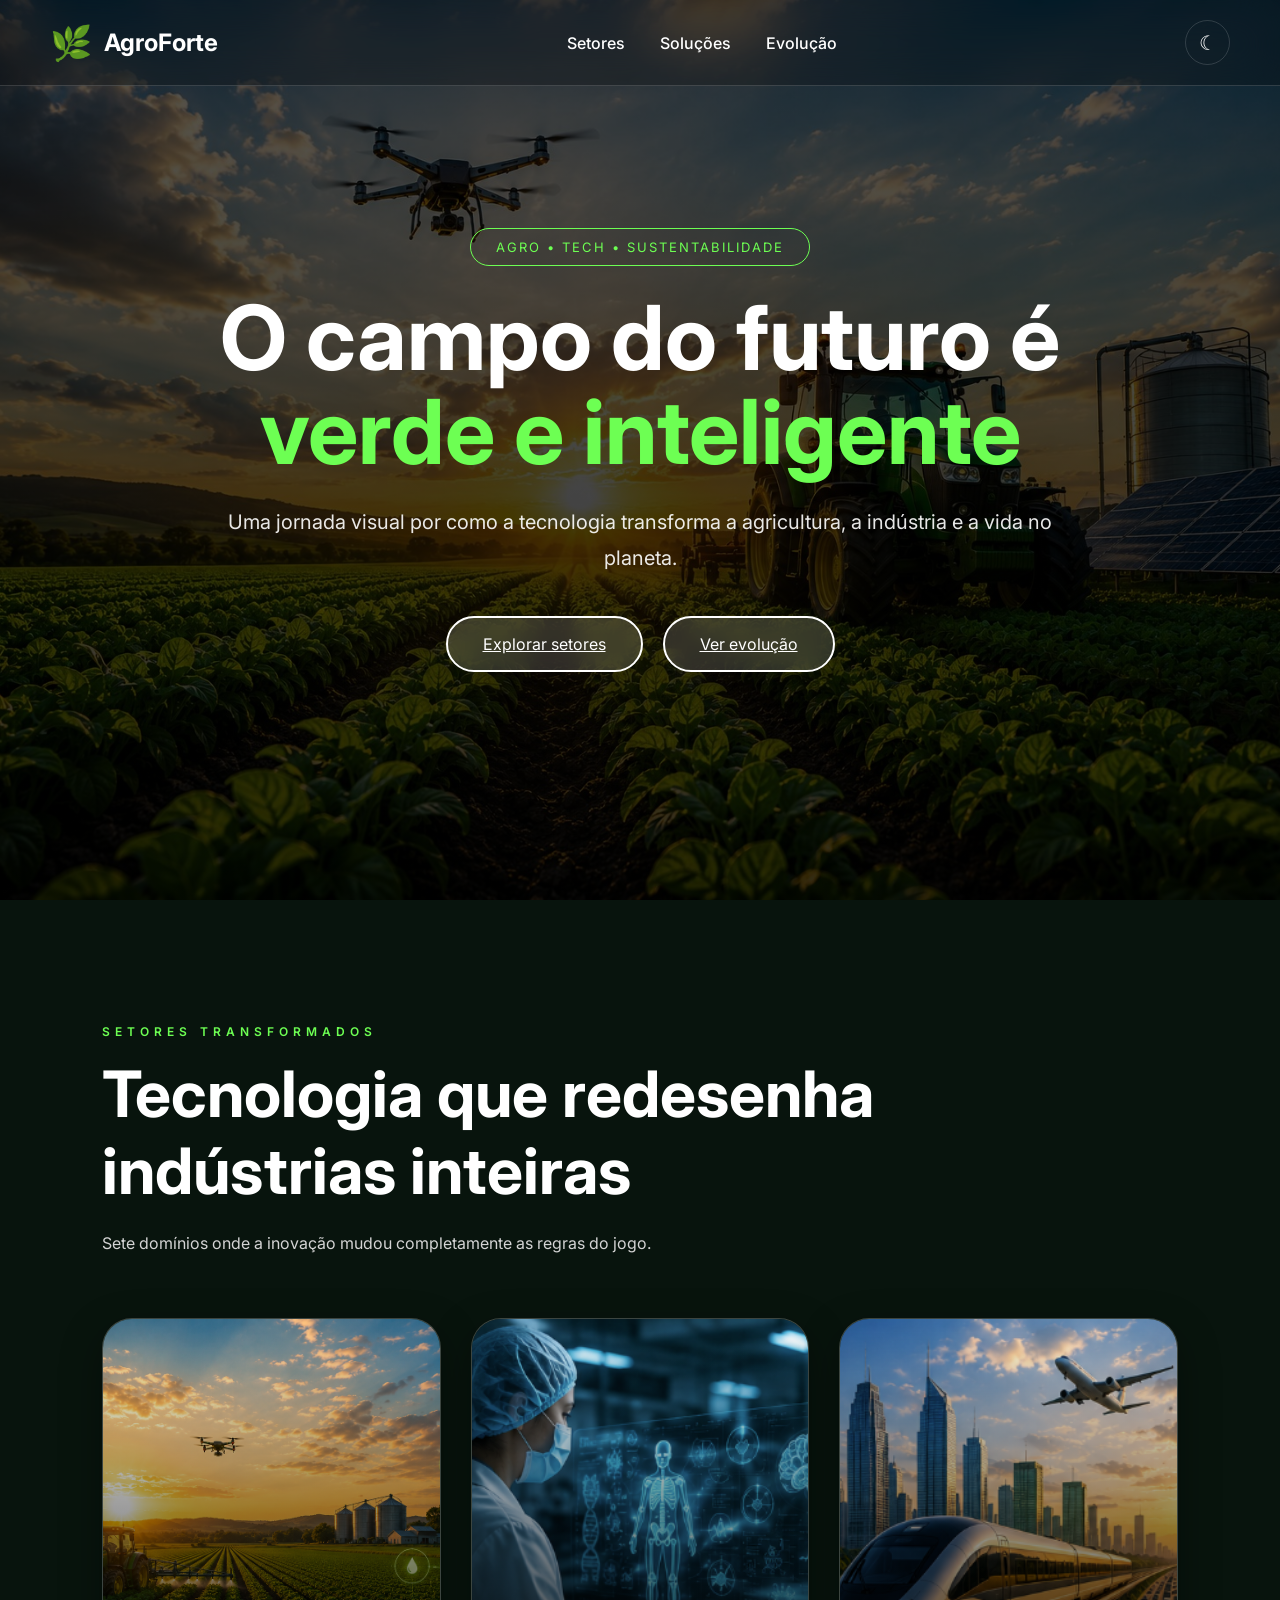
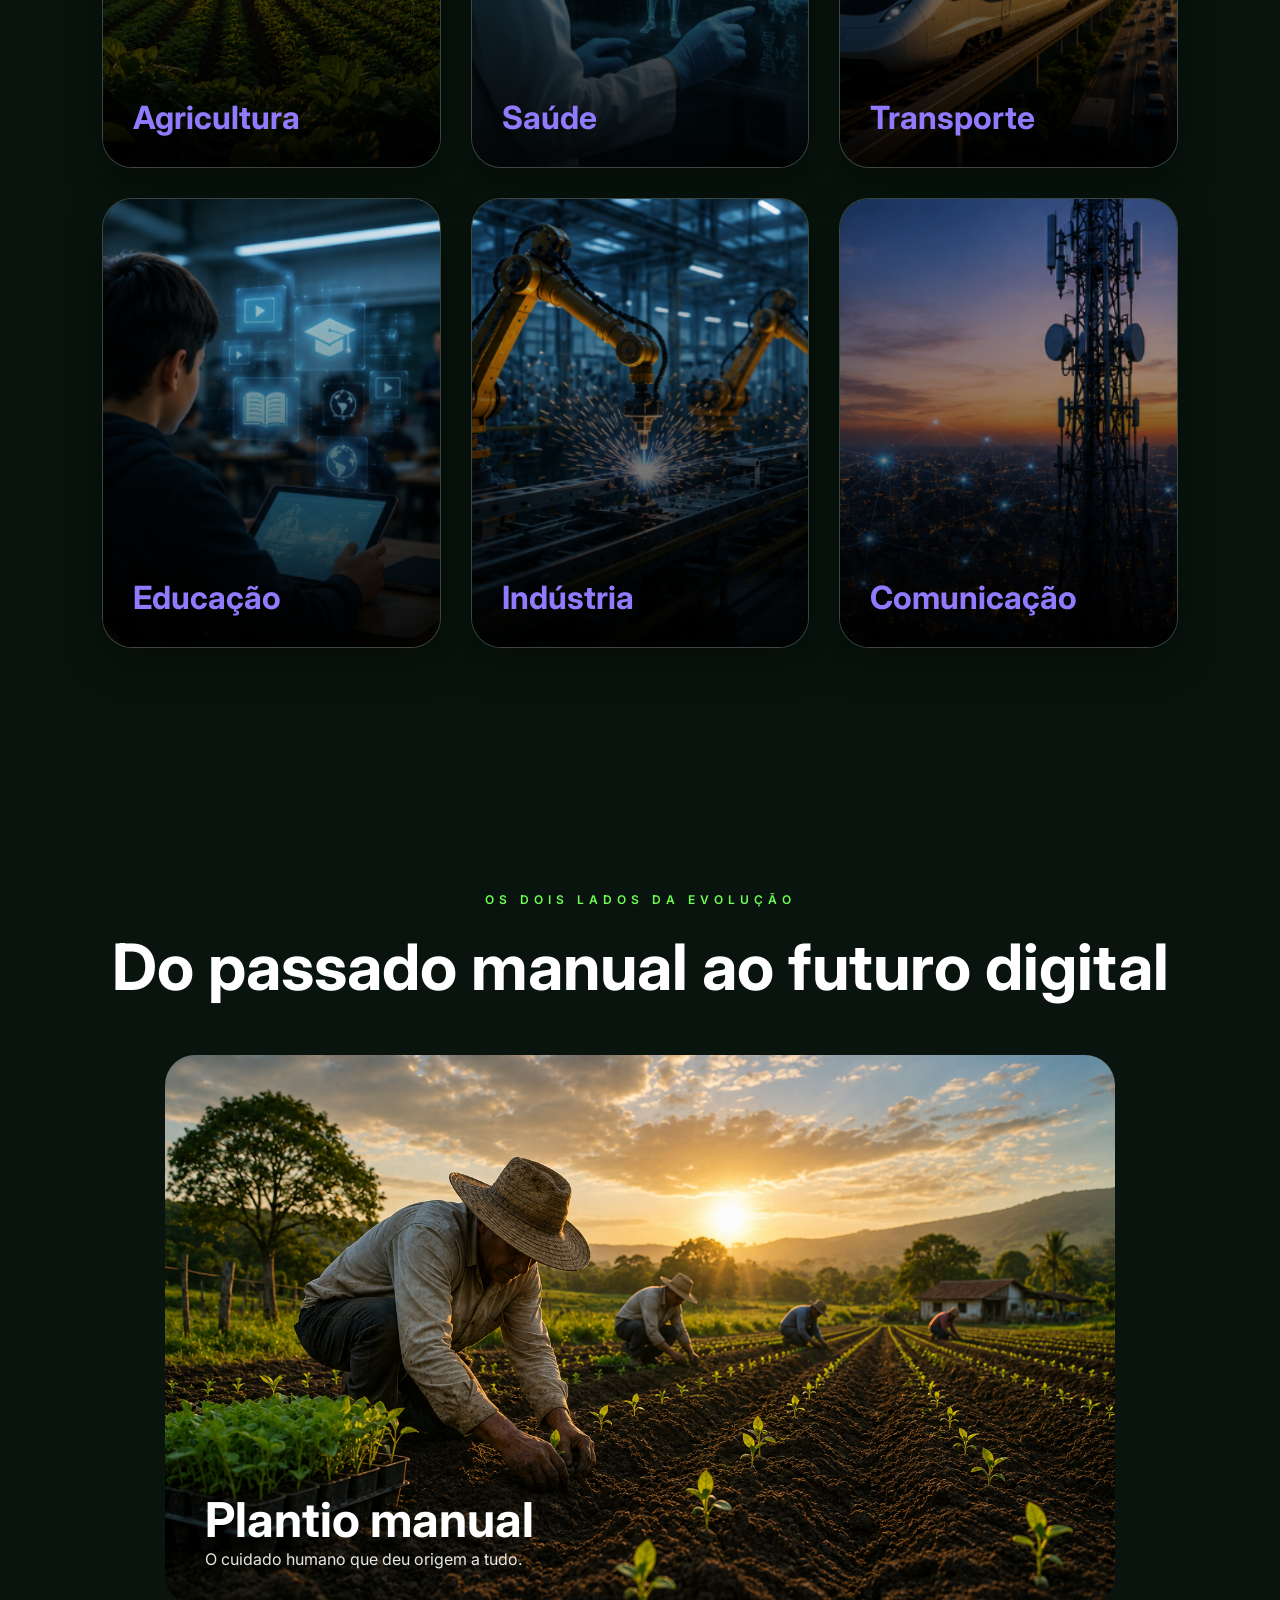
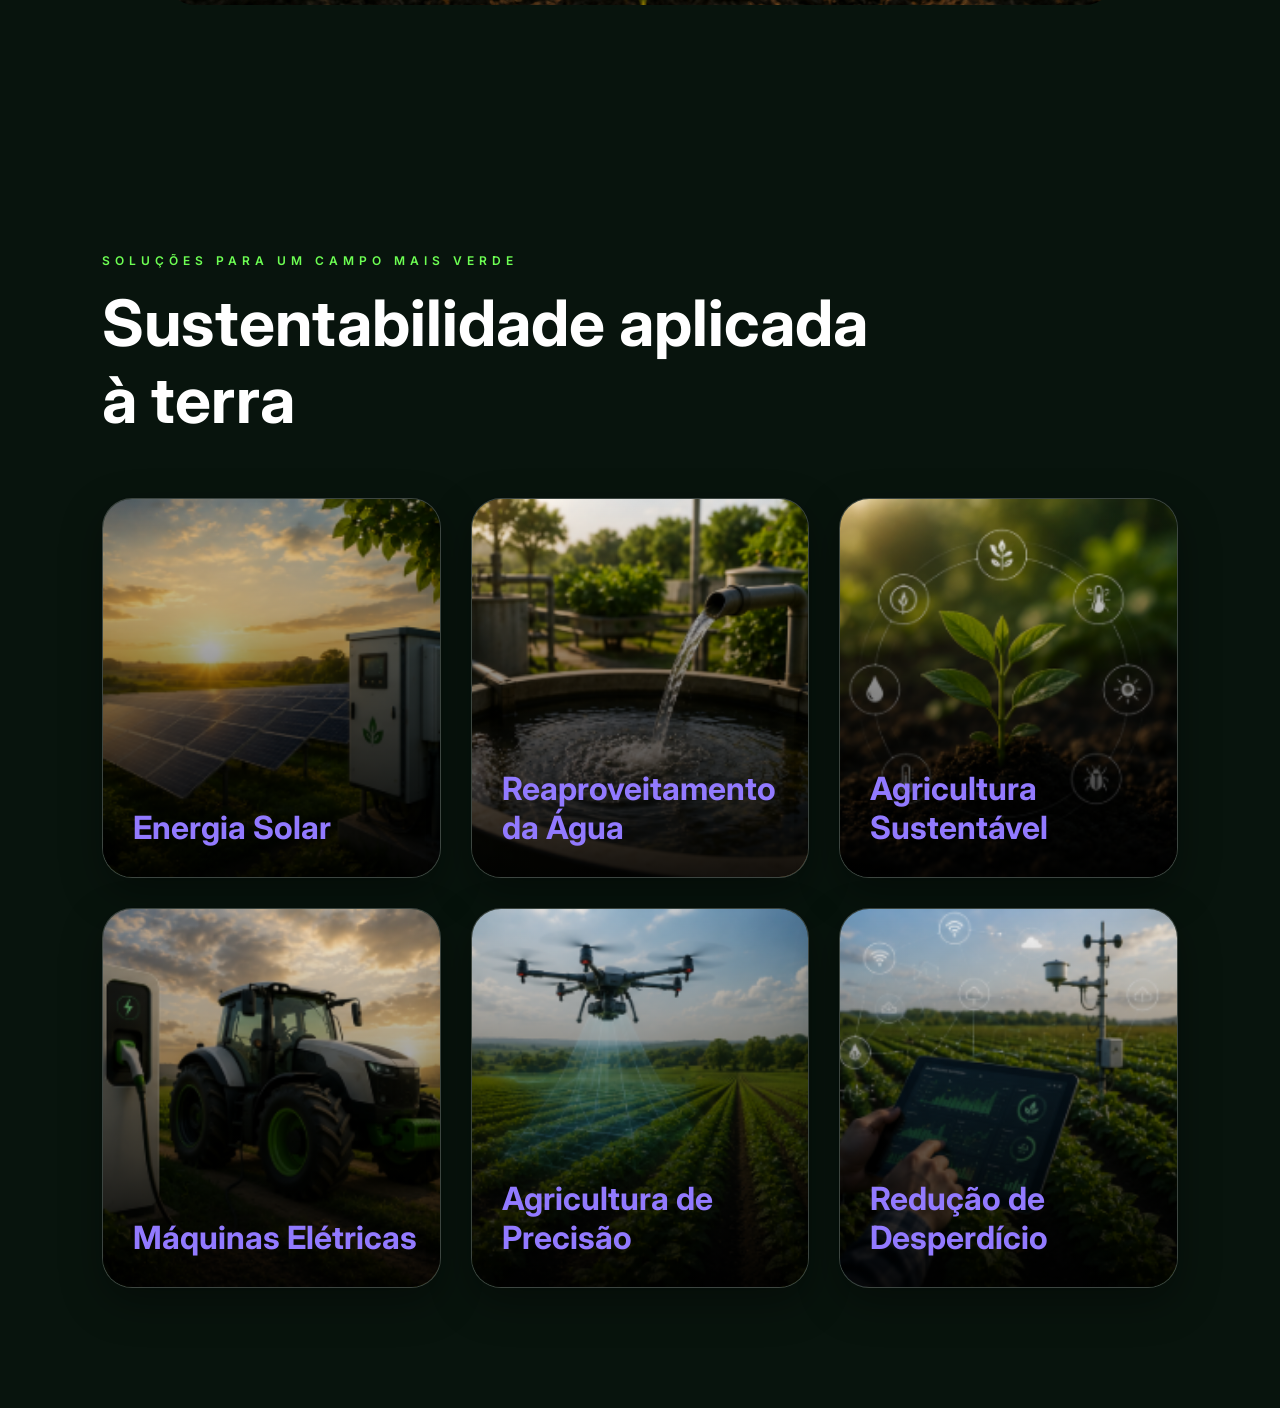
<file: index.html>
<!DOCTYPE html>
<html lang="pt-BR">

<head>
    <meta charset="UTF-8">
    <meta name="viewport" content="width=device-width, initial-scale=1.0">
    <title>AgroForte</title>

    <link rel="stylesheet" href="style.css">

    <link href="https://fonts.googleapis.com/css2?family=Inter:wght@300;400;500;600;700;800&display=swap"
        rel="stylesheet">
</head>

<body>

    <header>
        <div class="logo">
            <div class="leaf">🌿</div>
            <h2>AgroForte</h2>
        </div>


        <nav>
            <a href="#setores">Setores</a>
            <a href="#solucoes">Soluções</a>
            <a href="#evolucao">Evolução</a>
        </nav>

        <button id="themeToggle">☾</button>
    </header>

    <section class="hero">

        <img src="images/hero.jpg" class="hero-image">

        <div class="overlay"></div>

        <div class="hero-content">

            <span class="badge">
                AGRO • TECH • SUSTENTABILIDADE
            </span>

            <h1>
                O campo do futuro é
                <span>verde e inteligente</span>
            </h1>

            <p>
                Uma jornada visual por como a tecnologia transforma a agricultura,
                a indústria e a vida no planeta.
            </p>

            <div class="buttons">

                <a href="#setores" class="btn-secondary">
                    Explorar setores
                </a>
                <a href="#evolucao" class="btn-secondary">
                    Ver evolução
                </a>


            </div>

        </div>

    </section>

    <section id="setores" class="section">

        <span class="section-label">
            SETORES TRANSFORMADOS
        </span>

        <h2>
            Tecnologia que redesenha indústrias inteiras
        </h2>

        <p>
            Sete domínios onde a inovação mudou completamente as regras do jogo.
        </p>

        <div class="cards">

            <a href="setores/agricultura.html" class="card">
                <img src="images/agricultura.png" alt="Agricultura Inteligente">
                <div class="content">
                    <h3>Agricultura</h3>
                </div>
            </a>

            <a href="setores/saude.html" class="card">
                <img src="images/saude.png" alt="Saude Inteligente">
                <div class="content">
                    <h3>Saúde</h3>
                </div>
            </a>

            <a href="setores/transporte.html" class="card">
                <img src="images/transporte.png" alt="Transporte Inteligente">
                <div class="content">
                    <h3>Transporte</h3>
                </div>
            </a>

            <a href="setores/educacao.html" class="card">
                <img src="images/educacao.png" alt="Educaucao Digital">
                <div class="content">
                    <h3>Educação</h3>
                </div>
            </a>

            <a href="setores/industria.html" class="card">
                <img src="images/industria.png" alt="Industria Inteligente">
                <div class="content">
                    <h3>Indústria</h3>
                </div>
            </a>

            <a href="setores/comunicacao.html" class="card">
                <img src="images/comunicacao.png" alt="Cominicacao Digital ">
                <div class="content">
                    <h3>Comunicação</h3>
                </div>
            </a>

        </div>
    </section>

    <section id="evolucao" class="timeline-section">

        <span class="section-label">
            OS DOIS LADOS DA EVOLUÇÃO
        </span>

        <h2>
            Do passado manual ao futuro digital
        </h2>

        <div class="carousel">

            <div class="slide active">
                <img src="images/plantio.png" alt="Platio Tecnologico">
                <div class="slide-content">
                    <h3>Plantio manual</h3>
                    <p>O cuidado humano que deu origem a tudo.</p>
                </div>
            </div>

            <div class="slide">
                <img src="images/trator.png" alt="Maquinas Inteligente">
                <div class="slide-content">
                    <h3>Mecanização</h3>
                    <p>Primeiras máquinas agrícolas.</p>
                </div>
            </div>

            <div class="slide">
                <img src="images/drone.png" alt="Agricultura Digital">
                <div class="slide-content">
                    <h3>Agricultura Digital</h3>
                    <p>Sensores, IA e drones.</p>
                </div>
            </div>

        </div>

    </section>

    <section id="solucoes" class="section">

        <span class="section-label">
            SOLUÇÕES PARA UM CAMPO MAIS VERDE
        </span>

        <h2>
            Sustentabilidade aplicada à terra
        </h2>

        <div class="cards">

            <a href="solucoes/energia-solar.html" class="card small">
                <img src="images/solar.png" alt="Energia Solar">
                <div class="content">
                    <h3>Energia Solar</h3>
                </div>
            </a>

            <a href="solucoes/reaproveitamento-agua.html" class="card small">
                <img src="images/agua.png" alt="Reaproveitamento">
                <div class="content">
                    <h3>Reaproveitamento da Água</h3>
                </div>
            </a>

            <a href="solucoes/agricultura-sustentavel.html" class="card small">
                <img src="images/sustentavel.png" alt="Sustentabilidade">
                <div class="content">
                    <h3>Agricultura Sustentável</h3>
                </div>
            </a>

            <a href="solucoes/maquinas-eletricas.html" class="card small">
                <img src="images/trator-eletrico.png" Maquinas Eletricas>
                <div class="content">
                    <h3>Máquinas Elétricas</h3>
                </div>
            </a>

            <a href="solucoes/agricultura-precisao.html" class="card small">
                <img src="images/drone2.png" alt="Agricultura de Precisao">
                <div class="content">
                    <h3>Agricultura de Precisão</h3>
                </div>
            </a>

            <a href="solucoes/reducao-desperdicio.html" class="card small">
                <img src="images/desperdicio.png" alt=" Reducacao de Disperdicios">
                <div class="content">
                    <h3>Redução de Desperdício</h3>
                </div>
            </a>

        </div>

    </section>

    <script src="main.js"></script>

</body>

</html>
</file>
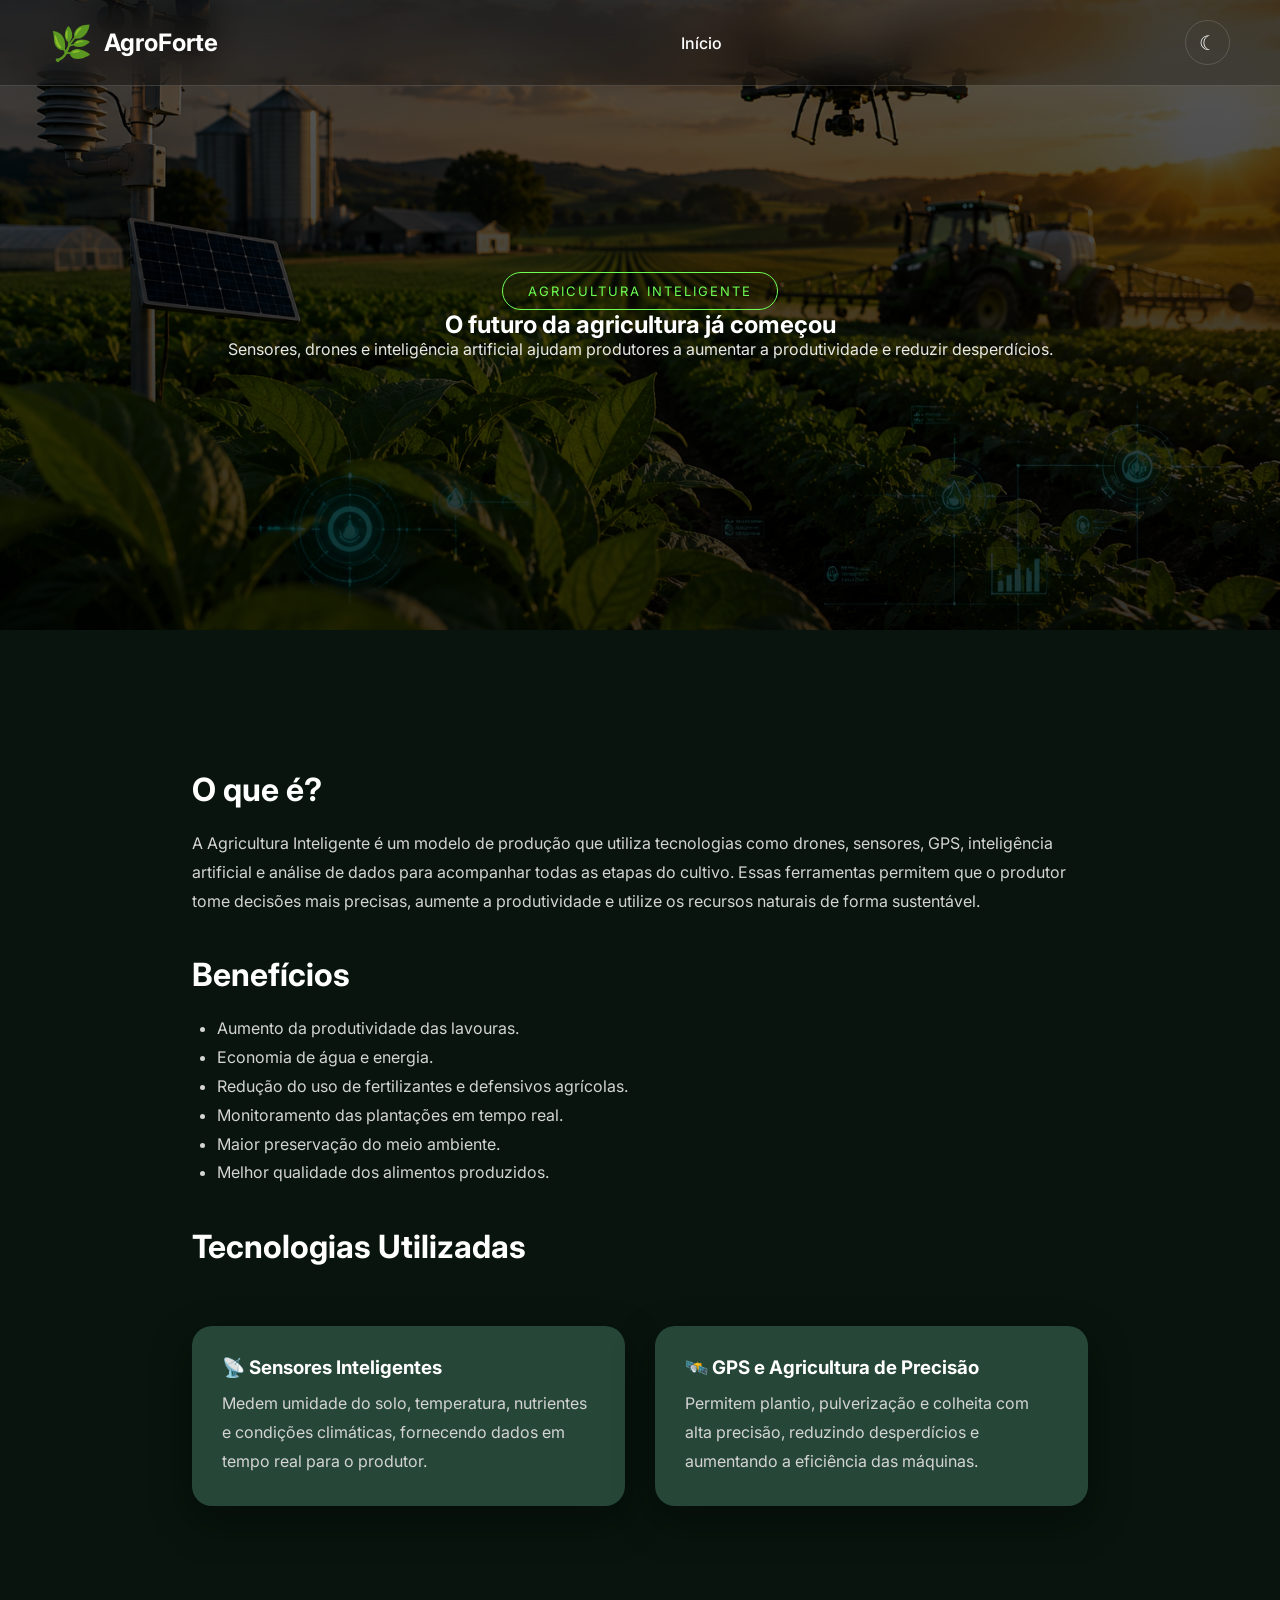
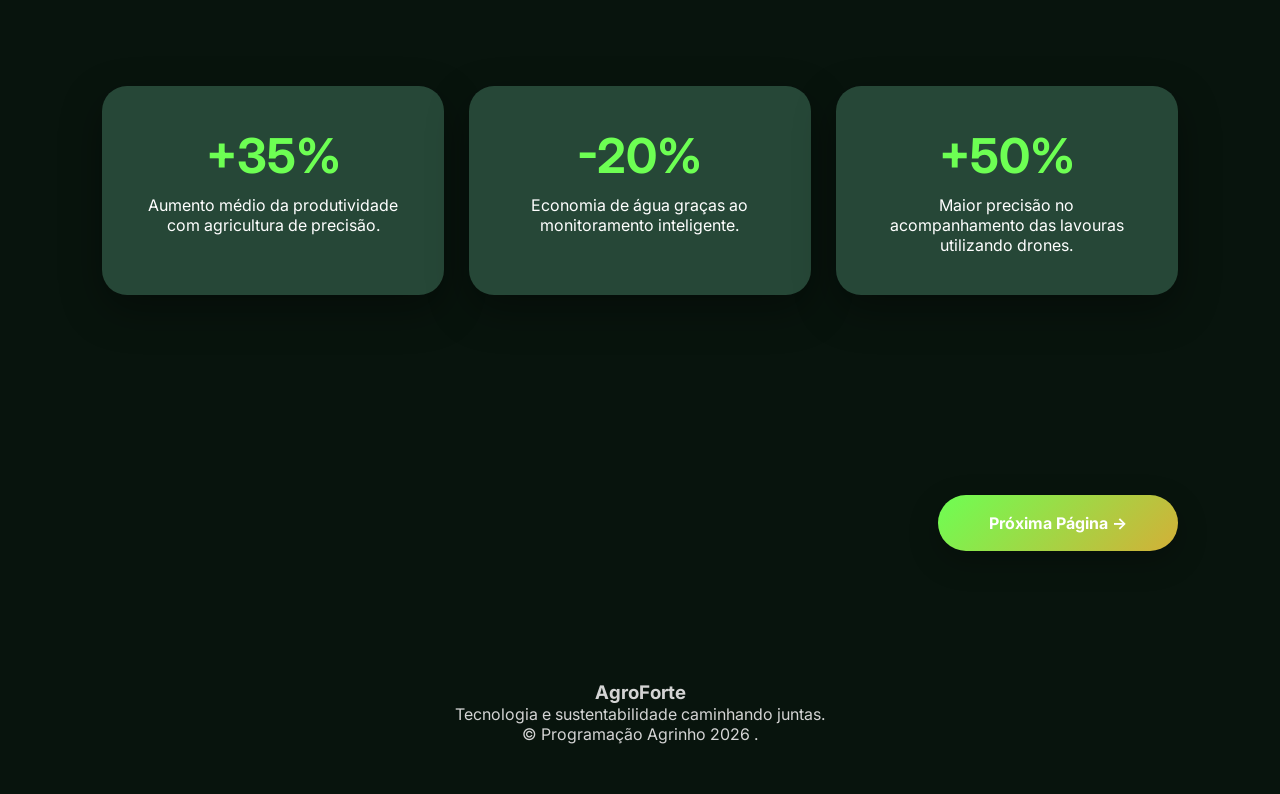
<file: setores/agricultura.html>
<!DOCTYPE html>
<html lang="pt-BR">

<head>
    <meta charset="UTF-8">
    <meta name="viewport" content="width=device-width, initial-scale=1.0">
    <title>Nome da Página | AgroForte</title>

    <link rel="stylesheet" href="../style.css">

    <link href="https://fonts.googleapis.com/css2?family=Inter:wght@300;400;500;600;700;800&display=swap"
        rel="stylesheet">
</head>

<body>

    <header>
        <div class="logo">
            <div class="leaf">🌿</div>
            <h2>AgroForte</h2>
        </div>

        <nav id="menu">
            <a href="../index.html">Início</a>
        </nav>

        <div class="header-buttons">

            <button class="menu-toggle" id="menuToggle">
                ☰
            </button>

            <button id="themeToggle">
                ☾
            </button>

        </div>

    </header>

    <section class="hero-page">

        <img src="../images/agricultura-inteligente.png" class="hero-bg">

        <div class="overlay"></div>

        <div class="hero-content">

            <span class="badge">
                AGRICULTURA INTELIGENTE
            </span>

            <h1>
                O futuro da agricultura já começou
            </h1>

            <p>
                Sensores, drones e inteligência artificial ajudam produtores
                a aumentar a produtividade e reduzir desperdícios.
            </p>

        </div>

    </section>

    <section class="content-page">

        <h2>O que é?</h2>

        <p>
            A Agricultura Inteligente é um modelo de produção que utiliza tecnologias
            como drones, sensores, GPS, inteligência artificial e análise de dados
            para acompanhar todas as etapas do cultivo. Essas ferramentas permitem que
            o produtor tome decisões mais precisas, aumente a produtividade e utilize
            os recursos naturais de forma sustentável.
        </p>

        <h2>Benefícios</h2>

        <ul>
            <li>Aumento da produtividade das lavouras.</li>
            <li>Economia de água e energia.</li>
            <li>Redução do uso de fertilizantes e defensivos agrícolas.</li>
            <li>Monitoramento das plantações em tempo real.</li>
            <li>Maior preservação do meio ambiente.</li>
            <li>Melhor qualidade dos alimentos produzidos.</li>
        </ul>
        <h2>Tecnologias Utilizadas</h2>

        <div class="cards">

            <div class="card-info">
                <h3>📡 Sensores Inteligentes</h3>
                <p>
                    Medem umidade do solo, temperatura, nutrientes e condições
                    climáticas, fornecendo dados em tempo real para o produtor.
                </p>
            </div>

            <div class="card-info">
                <h3>🛰️ GPS e Agricultura de Precisão</h3>
                <p>
                    Permitem plantio, pulverização e colheita com alta precisão,
                    reduzindo desperdícios e aumentando a eficiência das máquinas.
                </p>
            </div>


        </div>

    </section>
    <section class="stats">

        <div class="stat-card">
            <h3>+35%</h3>
            <p>Aumento médio da produtividade com agricultura de precisão.</p>
        </div>

        <div class="stat-card">
            <h3>-20%</h3>
            <p>Economia de água graças ao monitoramento inteligente.</p>
        </div>

        <div class="stat-card">
            <h3>+50%</h3>
            <p>Maior precisão no acompanhamento das lavouras utilizando drones.</p>
        </div>

    </section>
    <section class="page-navigation single-right">

        <a href="saude.html" class="nav-button">
            Próxima Página →
        </a>

    </section>

    <footer>

        <h3>AgroForte</h3>

        <p>
            Tecnologia e sustentabilidade caminhando juntas.
        </p>

        <p>
            © Programação Agrinho 2026 .
        </p>

    </footer>

    <script src="../main.js"></script>

</body>

</html>
</file>
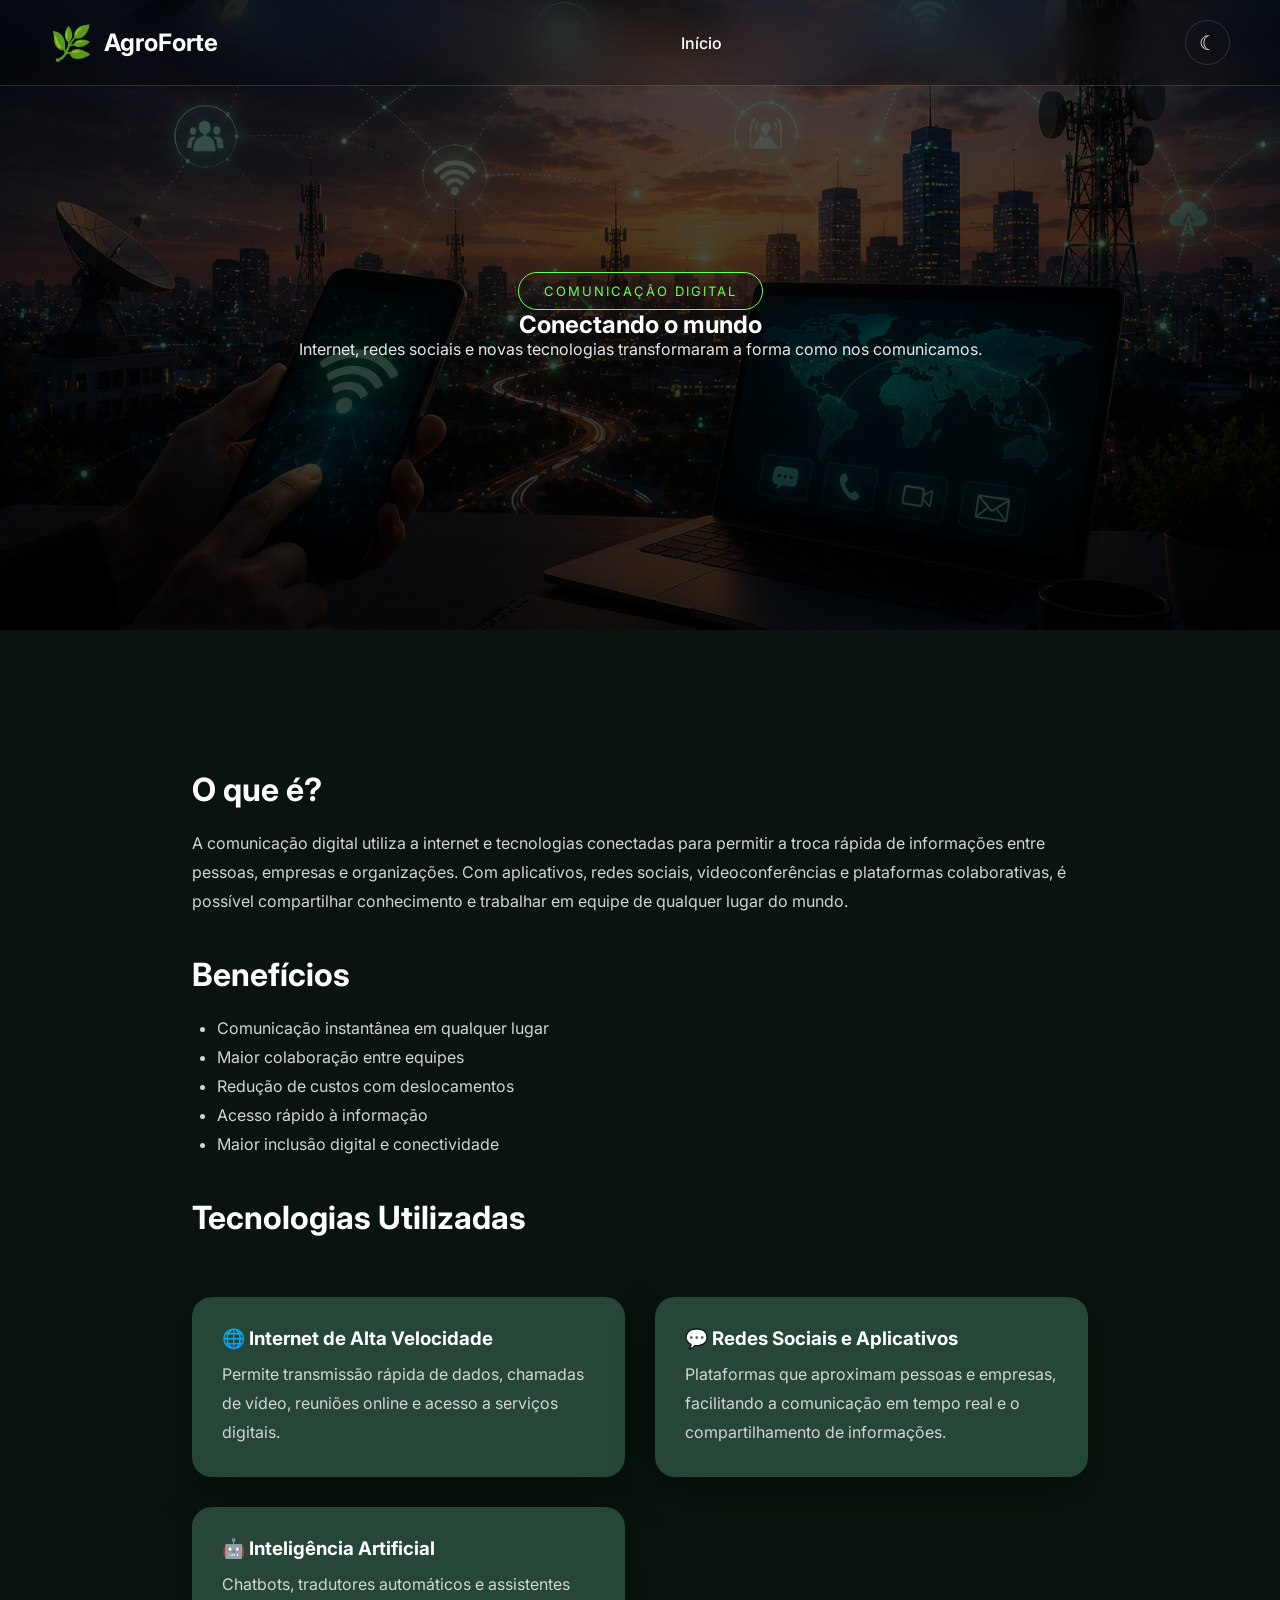
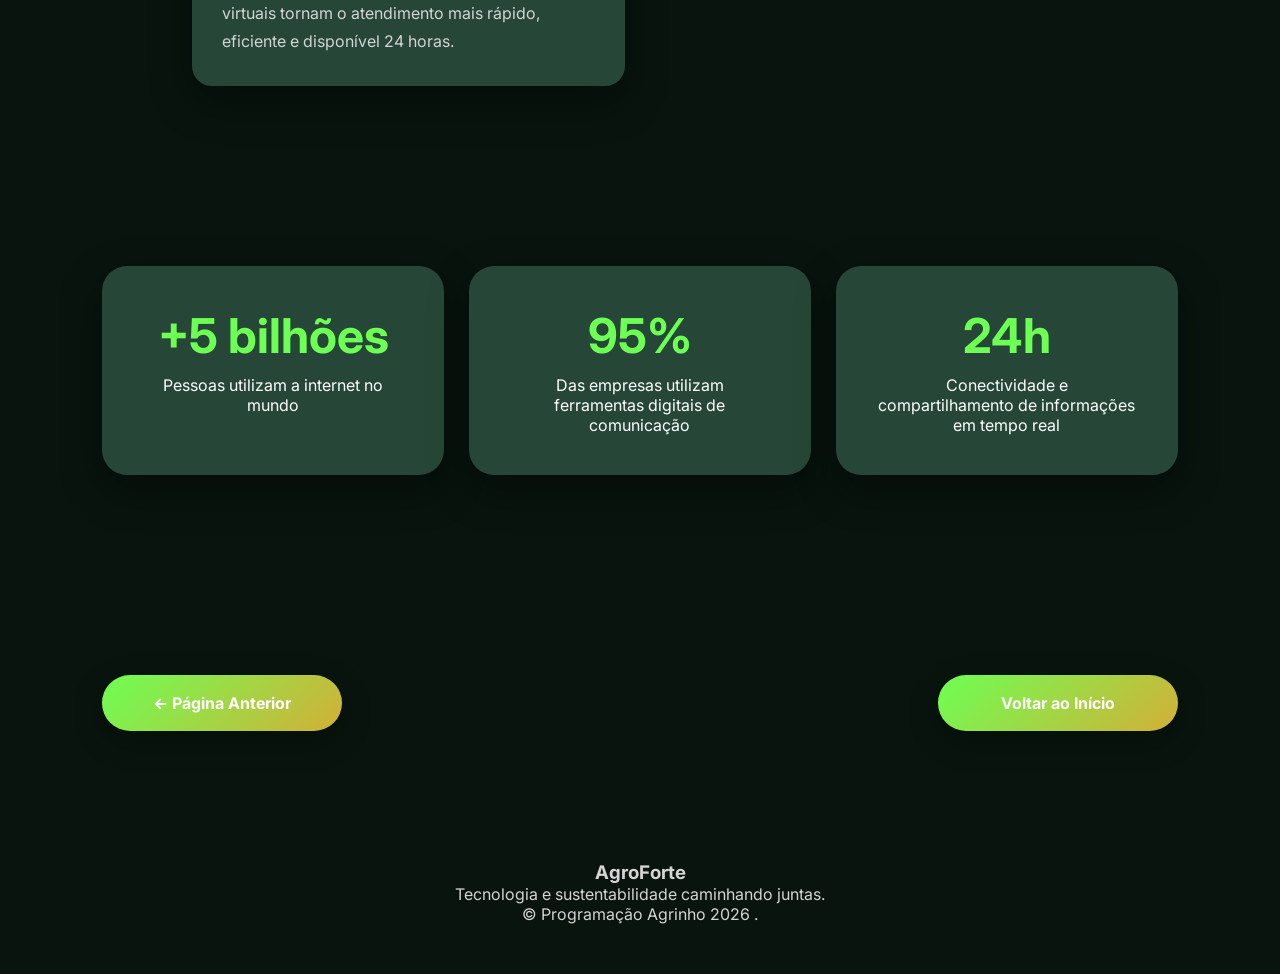
<file: setores/comunicacao.html>
<!DOCTYPE html>
<html lang="pt-BR">

<head>
    <meta charset="UTF-8">
    <meta name="viewport" content="width=device-width, initial-scale=1.0">
    <title>Nome da Página | AgroForte</title>

    <link rel="stylesheet" href="../style.css">

    <link href="https://fonts.googleapis.com/css2?family=Inter:wght@300;400;500;600;700;800&display=swap"
        rel="stylesheet">
</head>

<body>

    <header>
        <div class="logo">
            <div class="leaf">🌿</div>
            <h2>AgroForte</h2>
        </div>

        <nav>
            <a href="../index.html">Início</a>
        </nav>

        <button id="themeToggle">☾</button>

        </div>

    </header>

    <section class="hero-page">

        <img src="../images/comunicacao-digital.png" class="hero-bg">
        <div class="overlay"></div>

        <div class="hero-content">

            <span class="badge">COMUNICAÇÃO DIGITAL</span>

            <h1>Conectando o mundo</h1>

            <p>
                Internet, redes sociais e novas tecnologias
                transformaram a forma como nos comunicamos.
            </p>

        </div>

    </section>

    <section class="content-page">

        <h2>O que é?</h2>

        <p>
            A comunicação digital utiliza a internet e tecnologias conectadas para
            permitir a troca rápida de informações entre pessoas, empresas e
            organizações. Com aplicativos, redes sociais, videoconferências e
            plataformas colaborativas, é possível compartilhar conhecimento e
            trabalhar em equipe de qualquer lugar do mundo.
        </p>

        <h2>Benefícios</h2>

        <ul>
            <li>Comunicação instantânea em qualquer lugar</li>
            <li>Maior colaboração entre equipes</li>
            <li>Redução de custos com deslocamentos</li>
            <li>Acesso rápido à informação</li>
            <li>Maior inclusão digital e conectividade</li>
        </ul>

        <h2>Tecnologias Utilizadas</h2>

        <div class="cards">

            <div class="card-info">
                <h3>🌐 Internet de Alta Velocidade</h3>
                <p>
                    Permite transmissão rápida de dados, chamadas de vídeo,
                    reuniões online e acesso a serviços digitais.
                </p>
            </div>

            <div class="card-info">
                <h3>💬 Redes Sociais e Aplicativos</h3>
                <p>
                    Plataformas que aproximam pessoas e empresas, facilitando a
                    comunicação em tempo real e o compartilhamento de informações.
                </p>
            </div>

            <div class="card-info">
                <h3>🤖 Inteligência Artificial</h3>
                <p>
                    Chatbots, tradutores automáticos e assistentes virtuais tornam
                    o atendimento mais rápido, eficiente e disponível 24 horas.
                </p>
            </div>


        </div>

    </section>
    <section class="stats">

        <div class="stat-card">
            <h3>+5 bilhões</h3>
            <p>Pessoas utilizam a internet no mundo</p>
        </div>

        <div class="stat-card">
            <h3>95%</h3>
            <p>Das empresas utilizam ferramentas digitais de comunicação</p>
        </div>

        <div class="stat-card">
            <h3>24h</h3>
            <p>Conectividade e compartilhamento de informações em tempo real</p>
        </div>

    </section>
    <section class="page-navigation">

        <a href="educacao.html" class="nav-button">
            ← Página Anterior
        </a>
        <a href="../index.html" class="nav-button">
            Voltar ao Início
        </a>

    </section>
    <footer>

        <h3>AgroForte</h3>

        <p>
            Tecnologia e sustentabilidade caminhando juntas.
        </p>

        <p>
            © Programação Agrinho 2026 .
        </p>

    </footer>
    <script src="../main.js"></script>

</body>

</html>
</file>
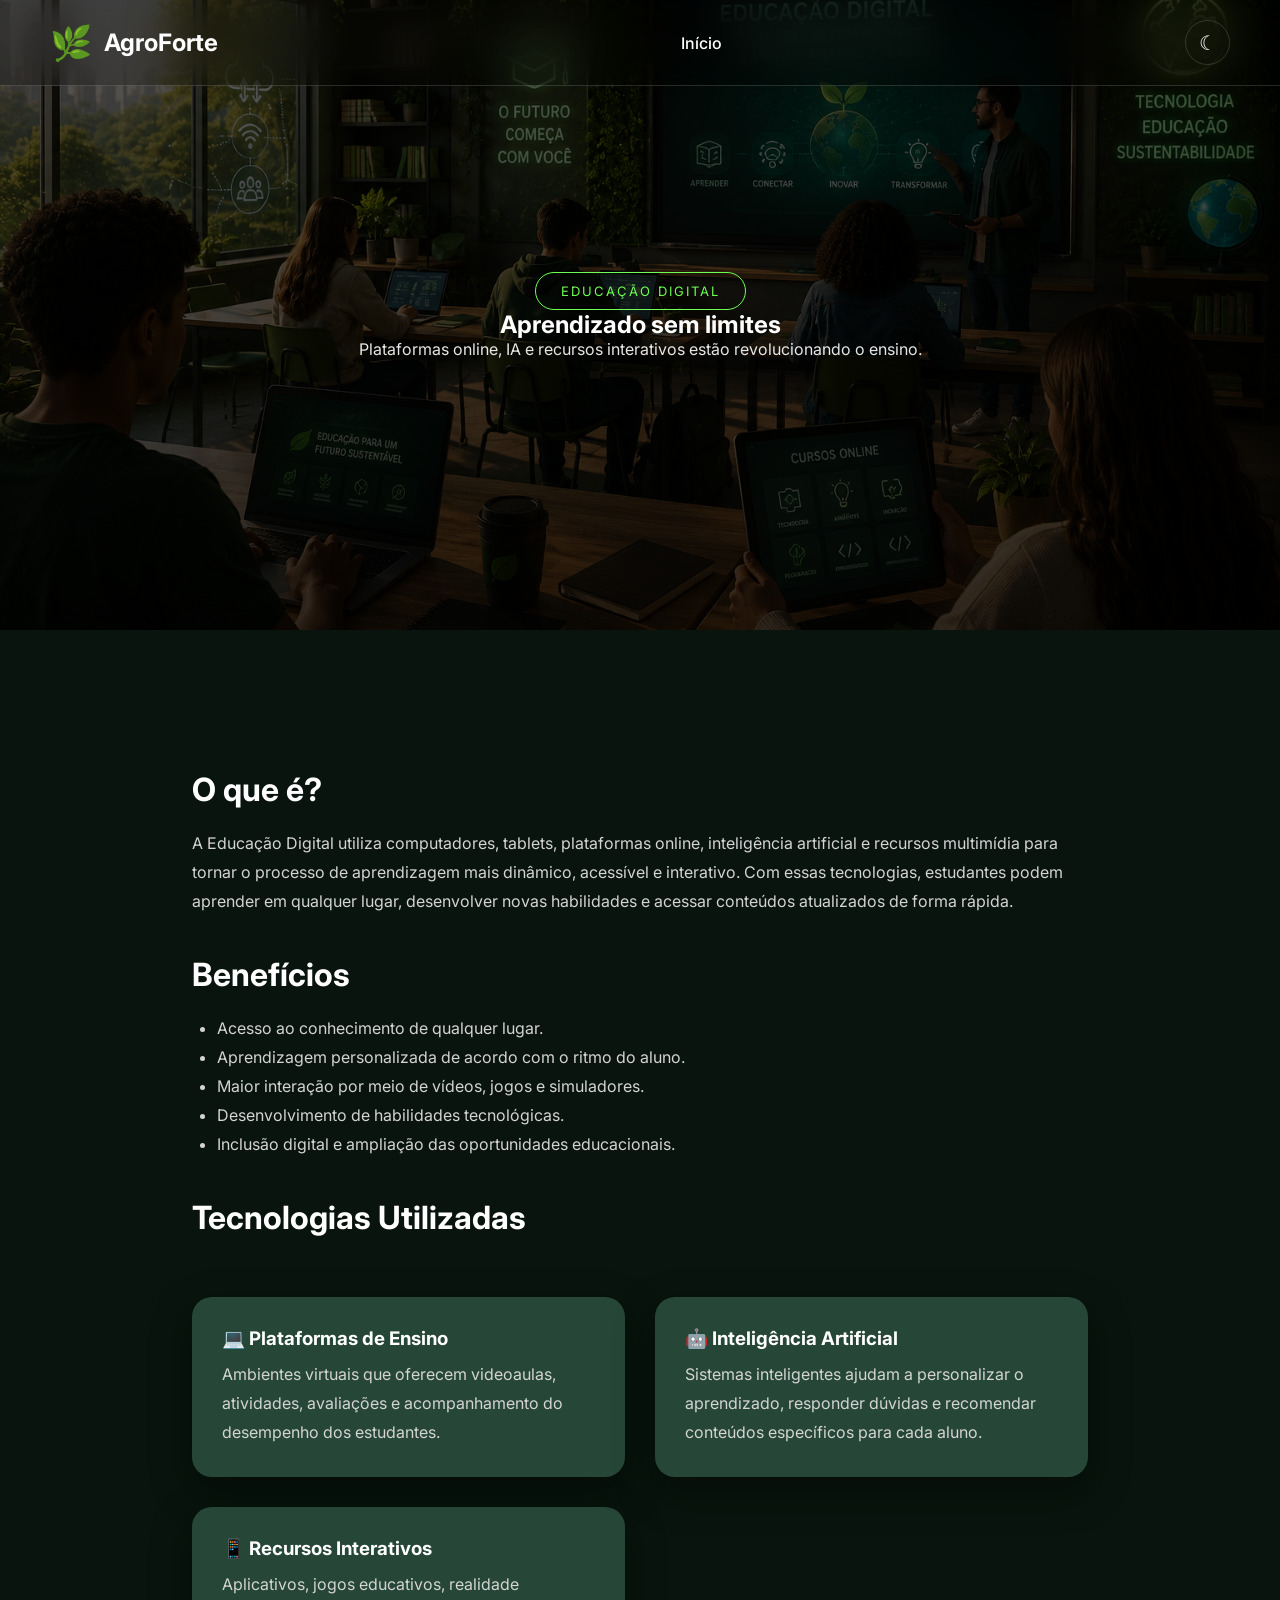
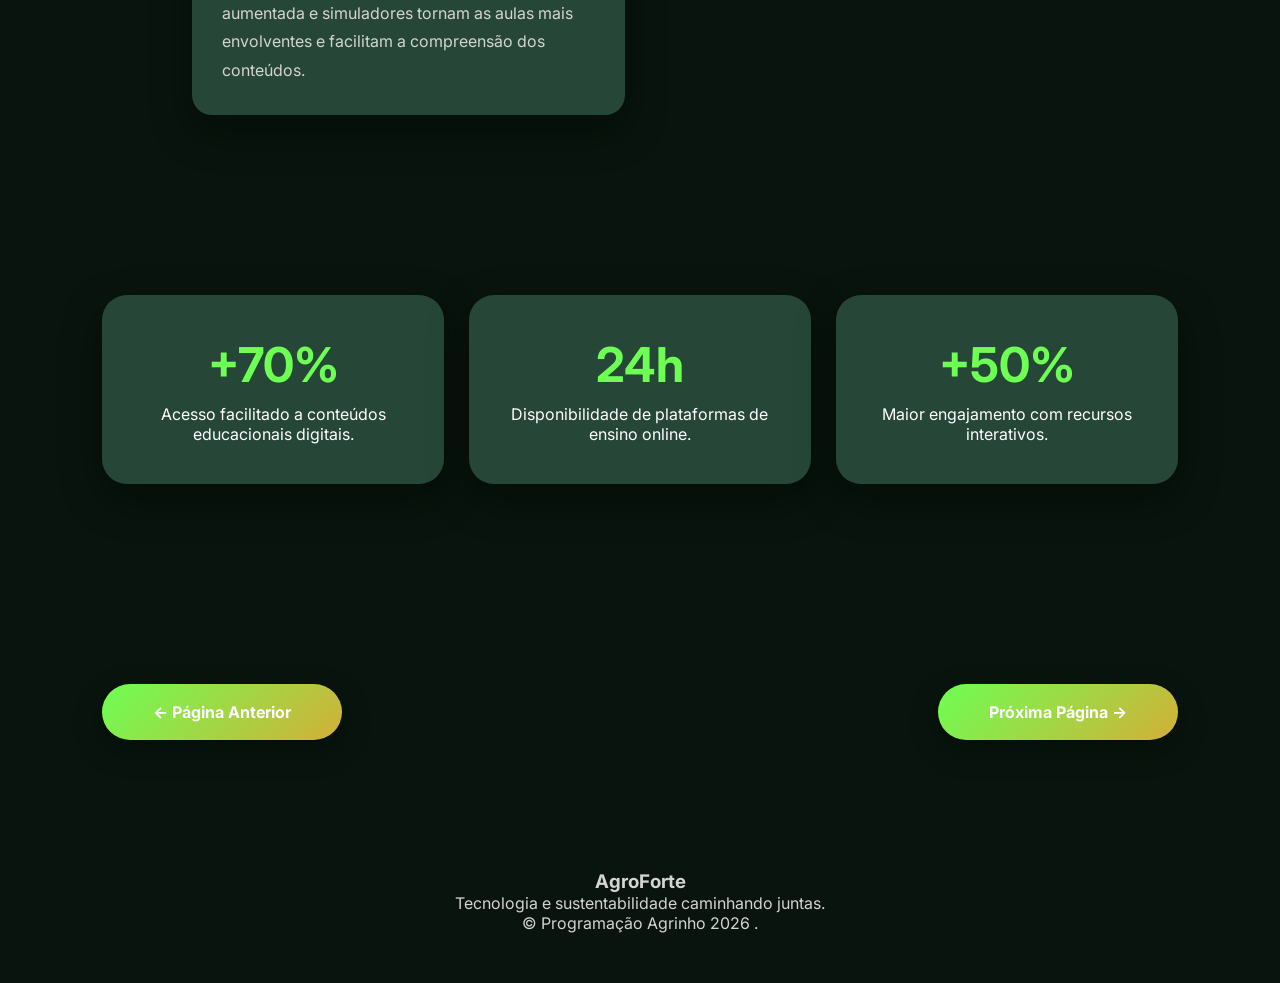
<file: setores/educacao.html>
<!DOCTYPE html>
<html lang="pt-BR">

<head>
    <meta charset="UTF-8">
    <meta name="viewport" content="width=device-width, initial-scale=1.0">
    <title>Nome da Página | AgroForte</title>

    <link rel="stylesheet" href="../style.css">

    <link href="https://fonts.googleapis.com/css2?family=Inter:wght@300;400;500;600;700;800&display=swap"
        rel="stylesheet">
</head>

<body>

    <header>
        <div class="logo">
            <div class="leaf">🌿</div>
            <h2>AgroForte</h2>
        </div>

        <nav>
            <a href="../index.html">Início</a>
        </nav>

        <button id="themeToggle">☾</button>

        </div>

    </header>

    <section class="hero-page">

        <img src="../images/educacao-digital.png" class="hero-bg">
        <div class="overlay"></div>

        <div class="hero-content">

            <span class="badge">EDUCAÇÃO DIGITAL</span>

            <h1>Aprendizado sem limites</h1>

            <p>
                Plataformas online, IA e recursos interativos
                estão revolucionando o ensino.
            </p>
        </div>

    </section>

    <section class="content-page">

        <h2>O que é?</h2>

        <p>
            A Educação Digital utiliza computadores, tablets, plataformas online,
            inteligência artificial e recursos multimídia para tornar o processo de
            aprendizagem mais dinâmico, acessível e interativo. Com essas tecnologias,
            estudantes podem aprender em qualquer lugar, desenvolver novas habilidades
            e acessar conteúdos atualizados de forma rápida.
        </p>

        <h2>Benefícios</h2>

        <ul>
            <li>Acesso ao conhecimento de qualquer lugar.</li>
            <li>Aprendizagem personalizada de acordo com o ritmo do aluno.</li>
            <li>Maior interação por meio de vídeos, jogos e simuladores.</li>
            <li>Desenvolvimento de habilidades tecnológicas.</li>
            <li>Inclusão digital e ampliação das oportunidades educacionais.</li>
        </ul>

        <h2>Tecnologias Utilizadas</h2>

        <div class="cards">

            <div class="card-info">
                <h3>💻 Plataformas de Ensino</h3>
                <p>
                    Ambientes virtuais que oferecem videoaulas, atividades, avaliações
                    e acompanhamento do desempenho dos estudantes.
                </p>
            </div>

            <div class="card-info">
                <h3>🤖 Inteligência Artificial</h3>
                <p>
                    Sistemas inteligentes ajudam a personalizar o aprendizado,
                    responder dúvidas e recomendar conteúdos específicos para cada aluno.
                </p>
            </div>

            <div class="card-info">
                <h3>📱 Recursos Interativos</h3>
                <p>
                    Aplicativos, jogos educativos, realidade aumentada e simuladores
                    tornam as aulas mais envolventes e facilitam a compreensão dos conteúdos.
                </p>
            </div>

        </div>


    </section>
    <section class="stats">

        <div class="stat-card">
            <h3>+70%</h3>
            <p>Acesso facilitado a conteúdos educacionais digitais.</p>
        </div>

        <div class="stat-card">
            <h3>24h</h3>
            <p>Disponibilidade de plataformas de ensino online.</p>
        </div>

        <div class="stat-card">
            <h3>+50%</h3>
            <p>Maior engajamento com recursos interativos.</p>
        </div>

    </section>
    <section class="page-navigation">

        <a href="transporte.html" class="nav-button">
            ← Página Anterior
        </a>

        <a href="industria.html" class="nav-button">
            Próxima Página →
        </a>

    </section>
    <footer>

        <h3>AgroForte</h3>

        <p>
            Tecnologia e sustentabilidade caminhando juntas.
        </p>

        <p>
            © Programação Agrinho 2026 .
        </p>

    </footer>
    <script src="../main.js"></script>

</body>

</html>
</file>
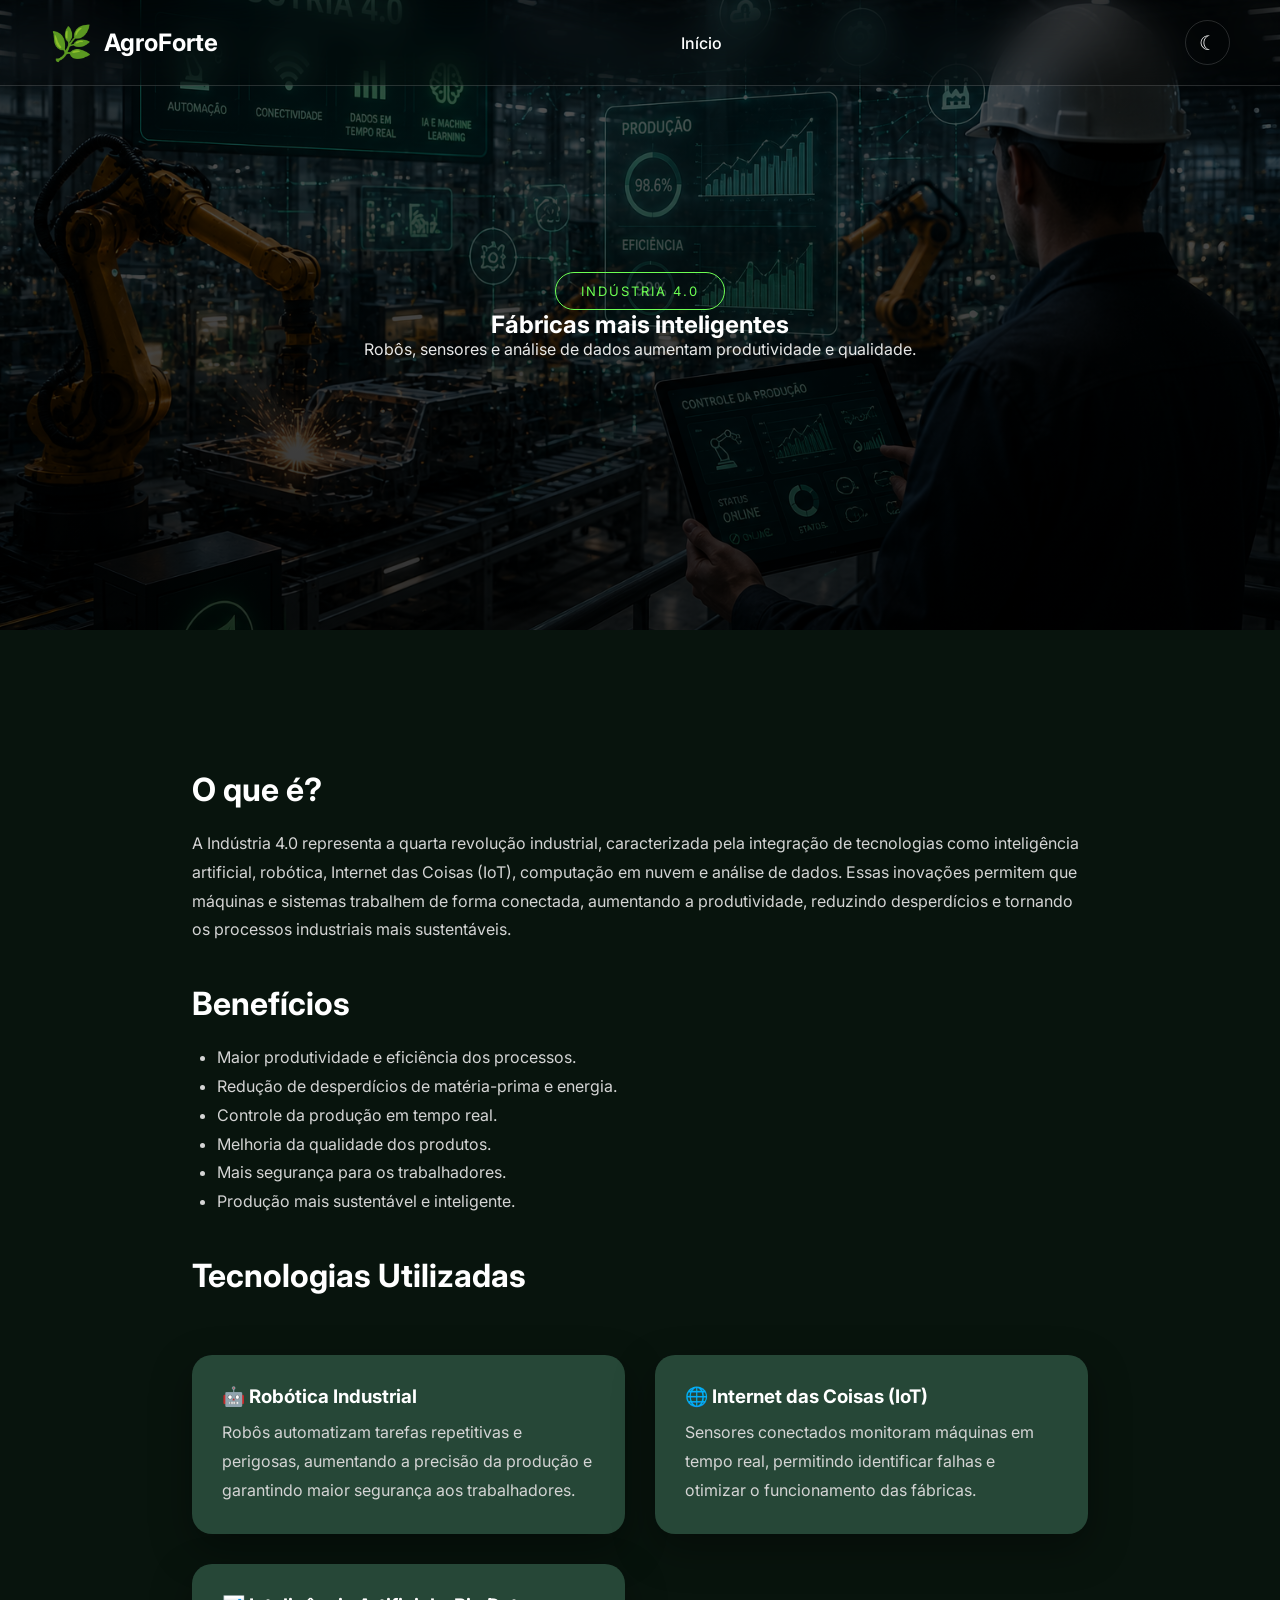
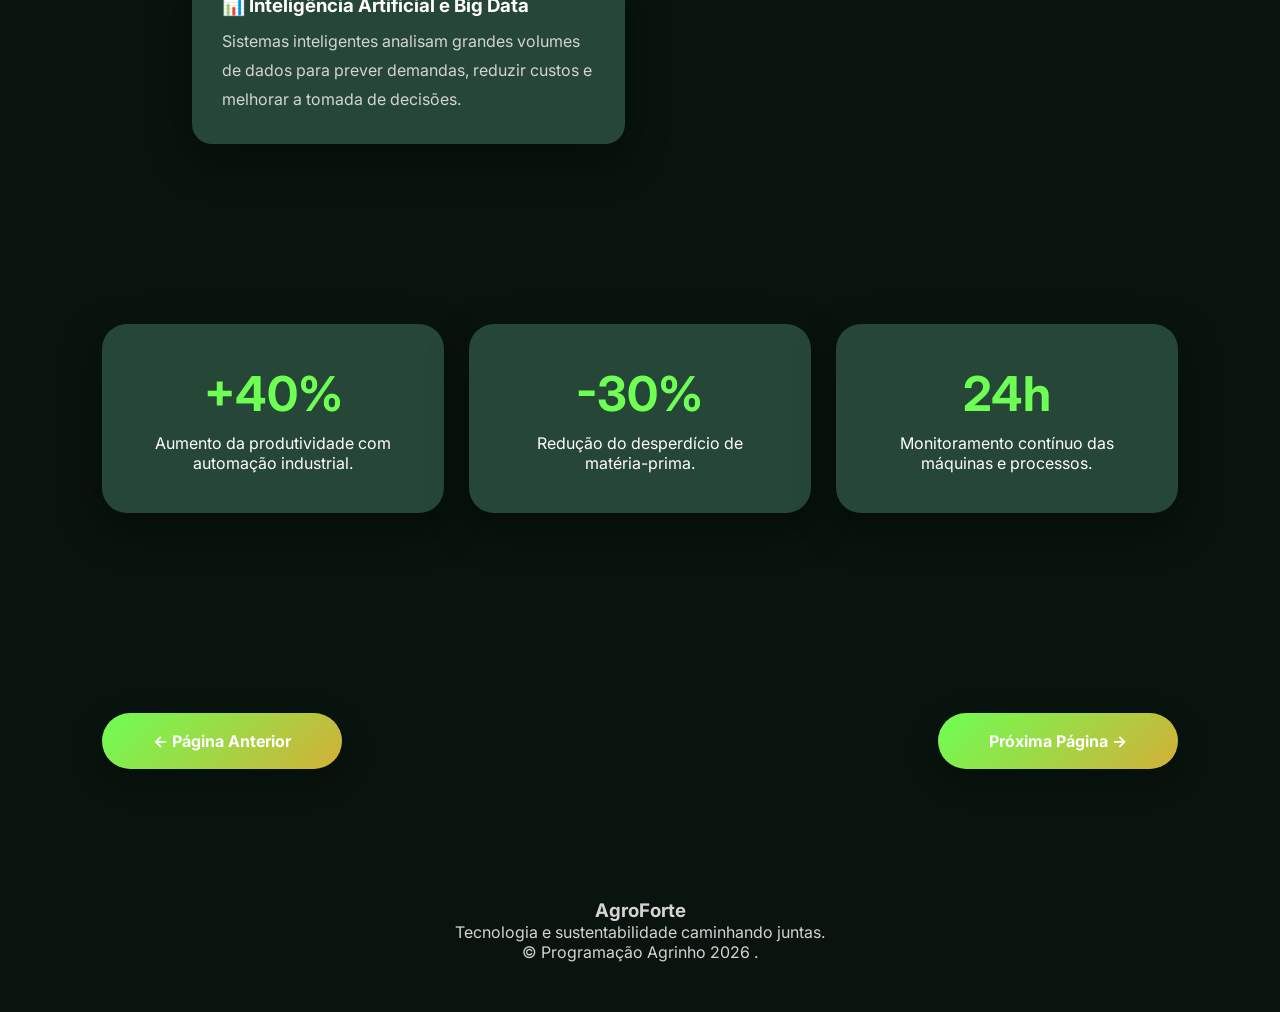
<file: setores/industria.html>
<!DOCTYPE html>
<html lang="pt-BR">

<head>
    <meta charset="UTF-8">
    <meta name="viewport" content="width=device-width, initial-scale=1.0">
    <title>Nome da Página | AgroForte</title>

    <link rel="stylesheet" href="../style.css">

    <link href="https://fonts.googleapis.com/css2?family=Inter:wght@300;400;500;600;700;800&display=swap"
        rel="stylesheet">
</head>

<body>
    <header>
        <div class="logo">
            <div class="leaf">🌿</div>
            <h2>AgroForte</h2>
        </div>

        <nav>
            <a href="../index.html">Início</a>
        </nav>

        <button id="themeToggle">☾</button>

        </div>

    </header>

    <section class="hero-page">

        <img src="../images/industria-40.png" class="hero-bg">
        <div class="overlay"></div>

        <div class="hero-content">

            <span class="badge">INDÚSTRIA 4.0</span>

            <h1>Fábricas mais inteligentes</h1>

            <p>
                Robôs, sensores e análise de dados
                aumentam produtividade e qualidade.
            </p>

        </div>

    </section>

    <section class="content-page">

        <h2>O que é?</h2>

        <p>
            A Indústria 4.0 representa a quarta revolução industrial, caracterizada
            pela integração de tecnologias como inteligência artificial, robótica,
            Internet das Coisas (IoT), computação em nuvem e análise de dados.
            Essas inovações permitem que máquinas e sistemas trabalhem de forma
            conectada, aumentando a produtividade, reduzindo desperdícios e tornando
            os processos industriais mais sustentáveis.
        </p>

        <h2>Benefícios</h2>

        <ul>
            <li>Maior produtividade e eficiência dos processos.</li>
            <li>Redução de desperdícios de matéria-prima e energia.</li>
            <li>Controle da produção em tempo real.</li>
            <li>Melhoria da qualidade dos produtos.</li>
            <li>Mais segurança para os trabalhadores.</li>
            <li>Produção mais sustentável e inteligente.</li>
        </ul>

        <h2>Tecnologias Utilizadas</h2>

        <div class="cards">

            <div class="card-info">
                <h3>🤖 Robótica Industrial</h3>
                <p>
                    Robôs automatizam tarefas repetitivas e perigosas, aumentando a
                    precisão da produção e garantindo maior segurança aos trabalhadores.
                </p>
            </div>

            <div class="card-info">
                <h3>🌐 Internet das Coisas (IoT)</h3>
                <p>
                    Sensores conectados monitoram máquinas em tempo real, permitindo
                    identificar falhas e otimizar o funcionamento das fábricas.
                </p>
            </div>

            <div class="card-info">
                <h3>📊 Inteligência Artificial e Big Data</h3>
                <p>
                    Sistemas inteligentes analisam grandes volumes de dados para
                    prever demandas, reduzir custos e melhorar a tomada de decisões.
                </p>
            </div>


        </div>

    </section>
    <section class="stats">
        <div class="stat-card">
            <h3>+40%</h3>
            <p>Aumento da produtividade com automação industrial.</p>
        </div>

        <div class="stat-card">
            <h3>-30%</h3>
            <p>Redução do desperdício de matéria-prima.</p>
        </div>

        <div class="stat-card">
            <h3>24h</h3>
            <p>Monitoramento contínuo das máquinas e processos.</p>
        </div>

    </section>
    <section class="page-navigation">

        <a href="educacao.html" class="nav-button">
            ← Página Anterior
        </a>

        <a href="comunicacao.html" class="nav-button">
            Próxima Página →
        </a>

    </section>
    <footer>

        <h3>AgroForte</h3>

        <p>
            Tecnologia e sustentabilidade caminhando juntas.
        </p>

        <p>
            © Programação Agrinho 2026 .
        </p>

    </footer>
    <script src="../main.js"></script>

</body>

</html>
</file>
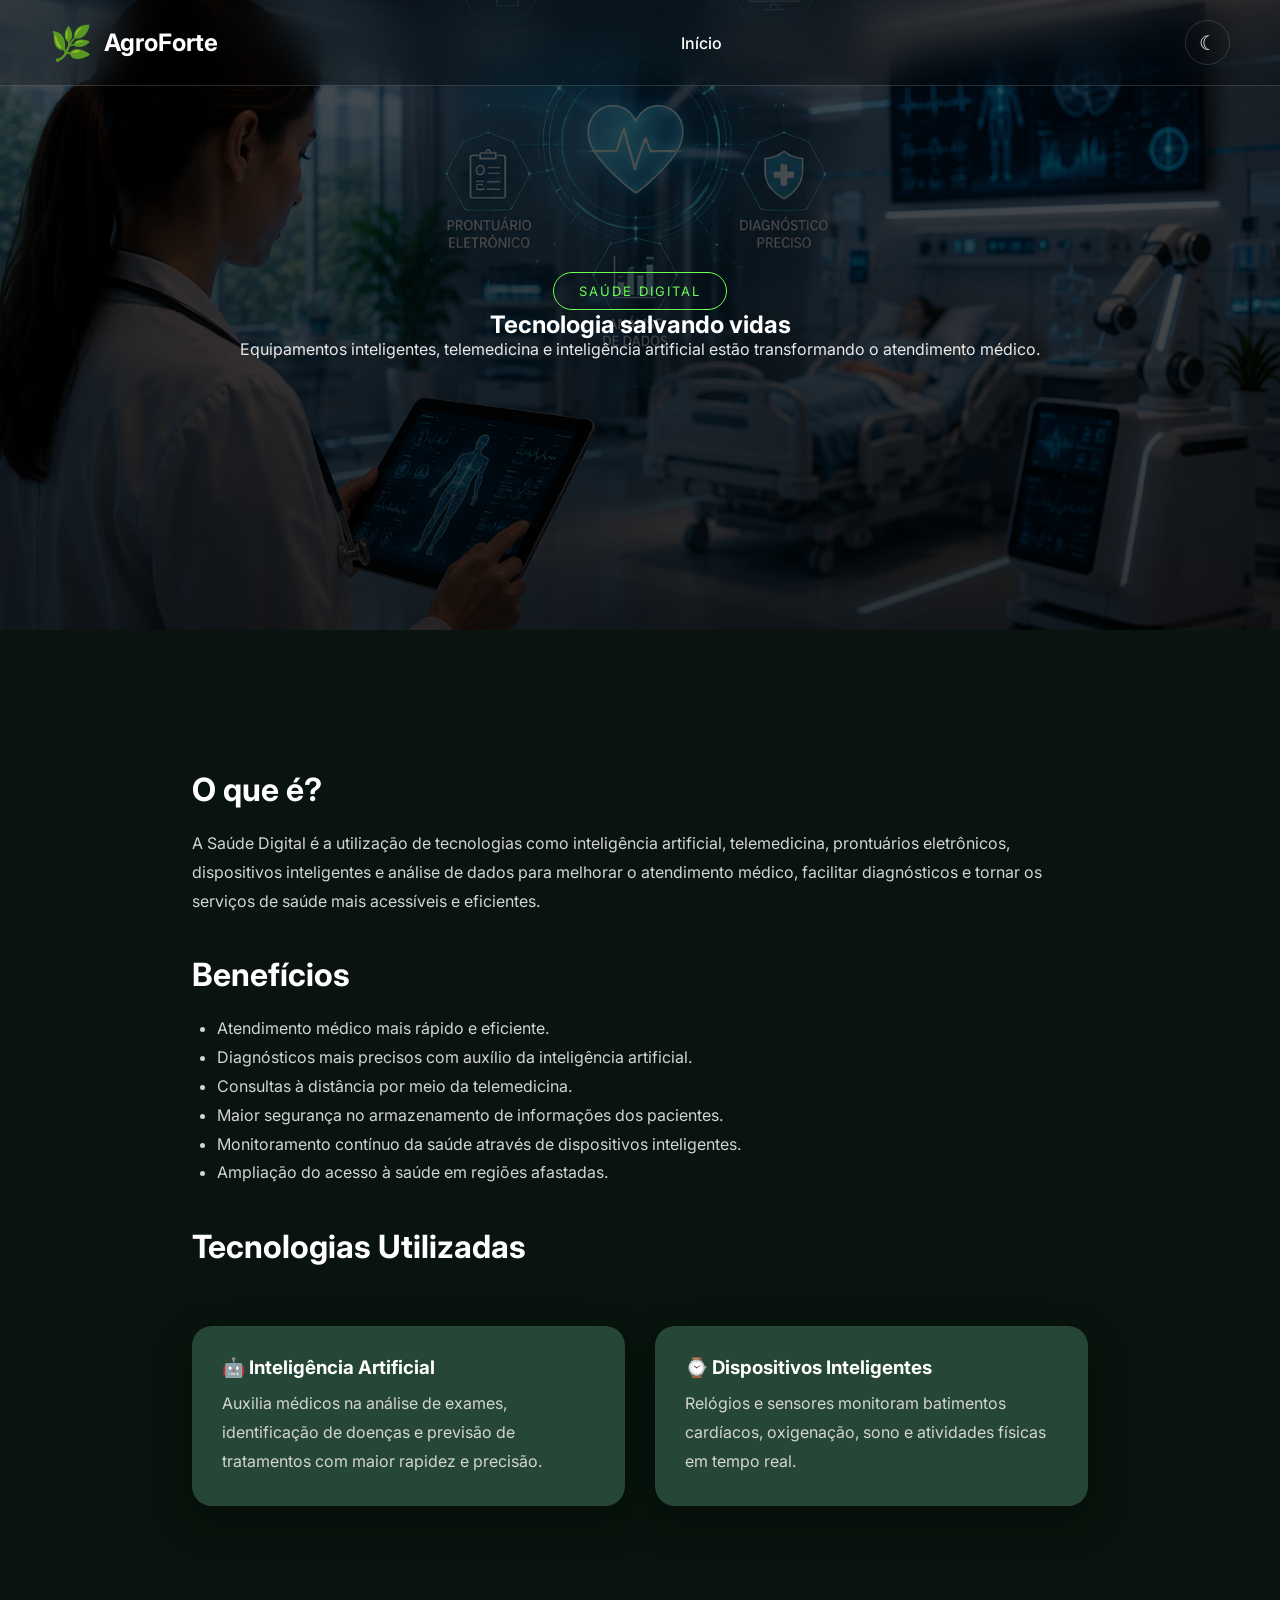
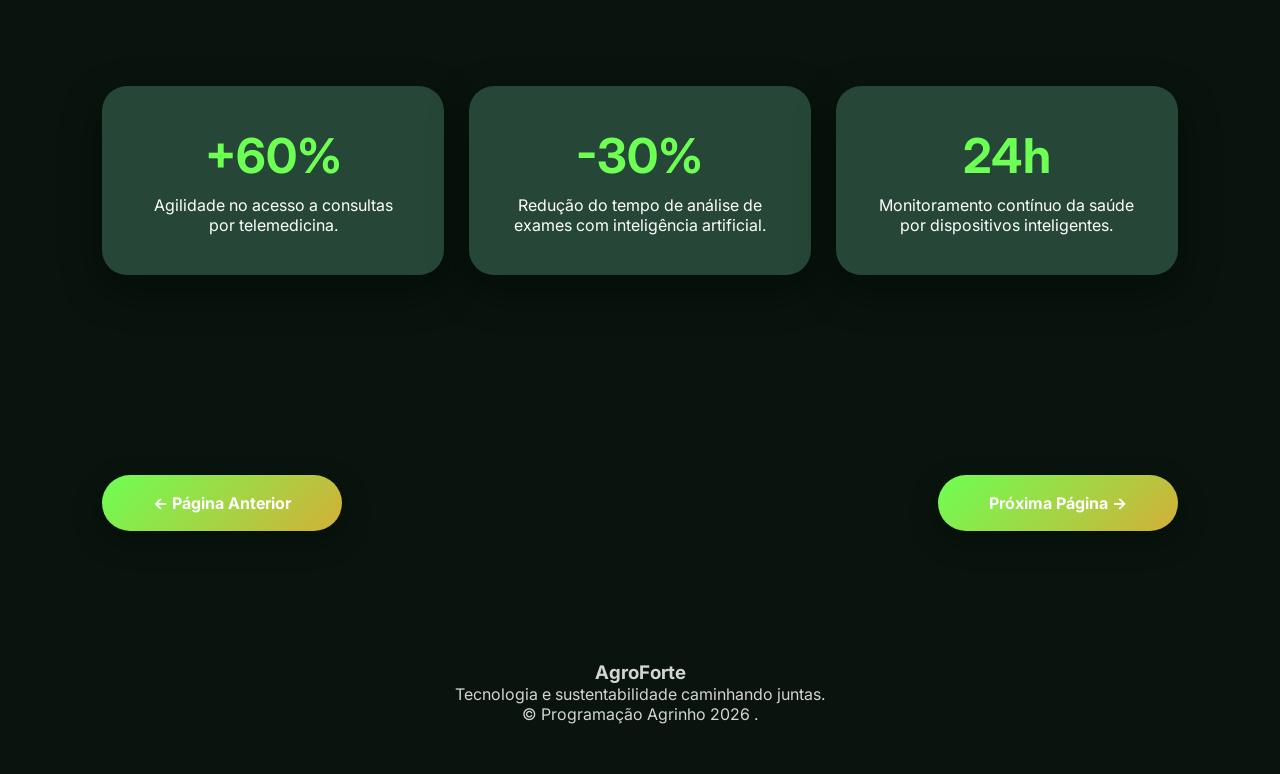
<file: setores/saude.html>
<!DOCTYPE html>
<html lang="pt-BR">

<head>
    <meta charset="UTF-8">
    <meta name="viewport" content="width=device-width, initial-scale=1.0">
    <title>Nome da Página | AgroForte</title>

    <link rel="stylesheet" href="../style.css">

    <link href="https://fonts.googleapis.com/css2?family=Inter:wght@300;400;500;600;700;800&display=swap"
        rel="stylesheet">
</head>

<body>

    <header>
        <div class="logo">
            <div class="leaf">🌿</div>
            <h2>AgroForte</h2>
        </div>

        <nav>
            <a href="../index.html">Início</a>
        </nav>

        <button id="themeToggle">☾</button>

        </div>

    </header>

    <section class="hero-page">
        <img src="../images/saude-inteligente.png" class="hero-bg">
        <div class="overlay"></div>

        <div class="hero-content">

            <span class="badge">SAÚDE DIGITAL</span>

            <h1>Tecnologia salvando vidas</h1>

            <p>
                Equipamentos inteligentes, telemedicina e inteligência artificial
                estão transformando o atendimento médico.
            </p>

        </div>

    </section>

    <section class="content-page">

        <h2>O que é?</h2>

        <p>
            A Saúde Digital é a utilização de tecnologias como inteligência artificial,
            telemedicina, prontuários eletrônicos, dispositivos inteligentes e análise
            de dados para melhorar o atendimento médico, facilitar diagnósticos e tornar
            os serviços de saúde mais acessíveis e eficientes.
        </p>

        <h2>Benefícios</h2>

        <ul>
            <li>Atendimento médico mais rápido e eficiente.</li>
            <li>Diagnósticos mais precisos com auxílio da inteligência artificial.</li>
            <li>Consultas à distância por meio da telemedicina.</li>
            <li>Maior segurança no armazenamento de informações dos pacientes.</li>
            <li>Monitoramento contínuo da saúde através de dispositivos inteligentes.</li>
            <li>Ampliação do acesso à saúde em regiões afastadas.</li>
        </ul>

        <h2>Tecnologias Utilizadas</h2>

        <div class="cards">

            <div class="card-info">
                <h3>🤖 Inteligência Artificial</h3>
                <p>
                    Auxilia médicos na análise de exames, identificação de doenças e
                    previsão de tratamentos com maior rapidez e precisão.
                </p>
            </div>

            <div class="card-info">
                <h3>⌚ Dispositivos Inteligentes</h3>
                <p>
                    Relógios e sensores monitoram batimentos cardíacos, oxigenação,
                    sono e atividades físicas em tempo real.
                </p>
            </div>

        </div>

    </section>
    <section class="stats">

        <div class="stat-card">
            <h3>+60%</h3>
            <p>Agilidade no acesso a consultas por telemedicina.</p>
        </div>

        <div class="stat-card">
            <h3>-30%</h3>
            <p>Redução do tempo de análise de exames com inteligência artificial.</p>
        </div>

        <div class="stat-card">
            <h3>24h</h3>
            <p>Monitoramento contínuo da saúde por dispositivos inteligentes.</p>
        </div>

    </section>
    <section class="page-navigation">

        <a href="agricultura.html" class="nav-button">
            ← Página Anterior
        </a>

        <a href="transporte.html" class="nav-button">
            Próxima Página →
        </a>

    </section>
    <footer>

        <h3>AgroForte</h3>

        <p>
            Tecnologia e sustentabilidade caminhando juntas.
        </p>

        <p>
            © Programação Agrinho 2026 .
        </p>

    </footer>
    <script src="../main.js"></script>

</body>

</html>
</file>
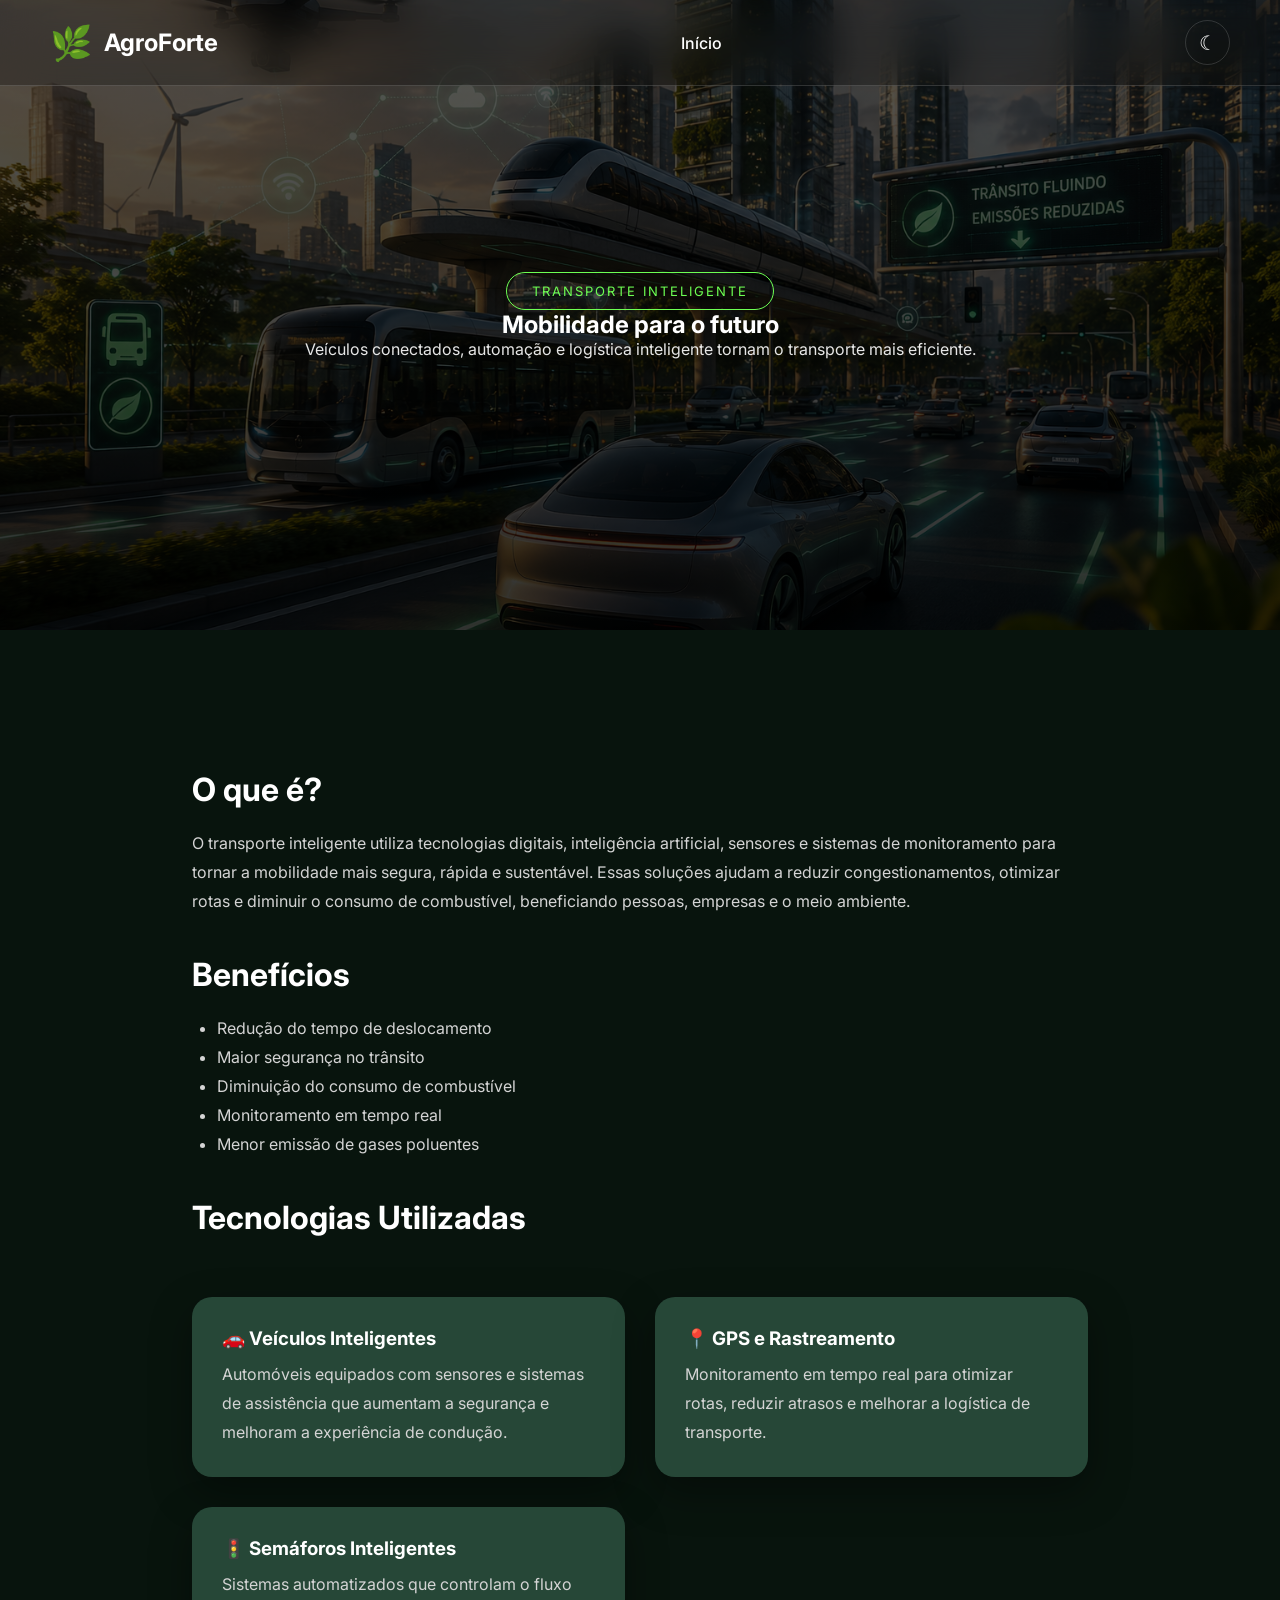
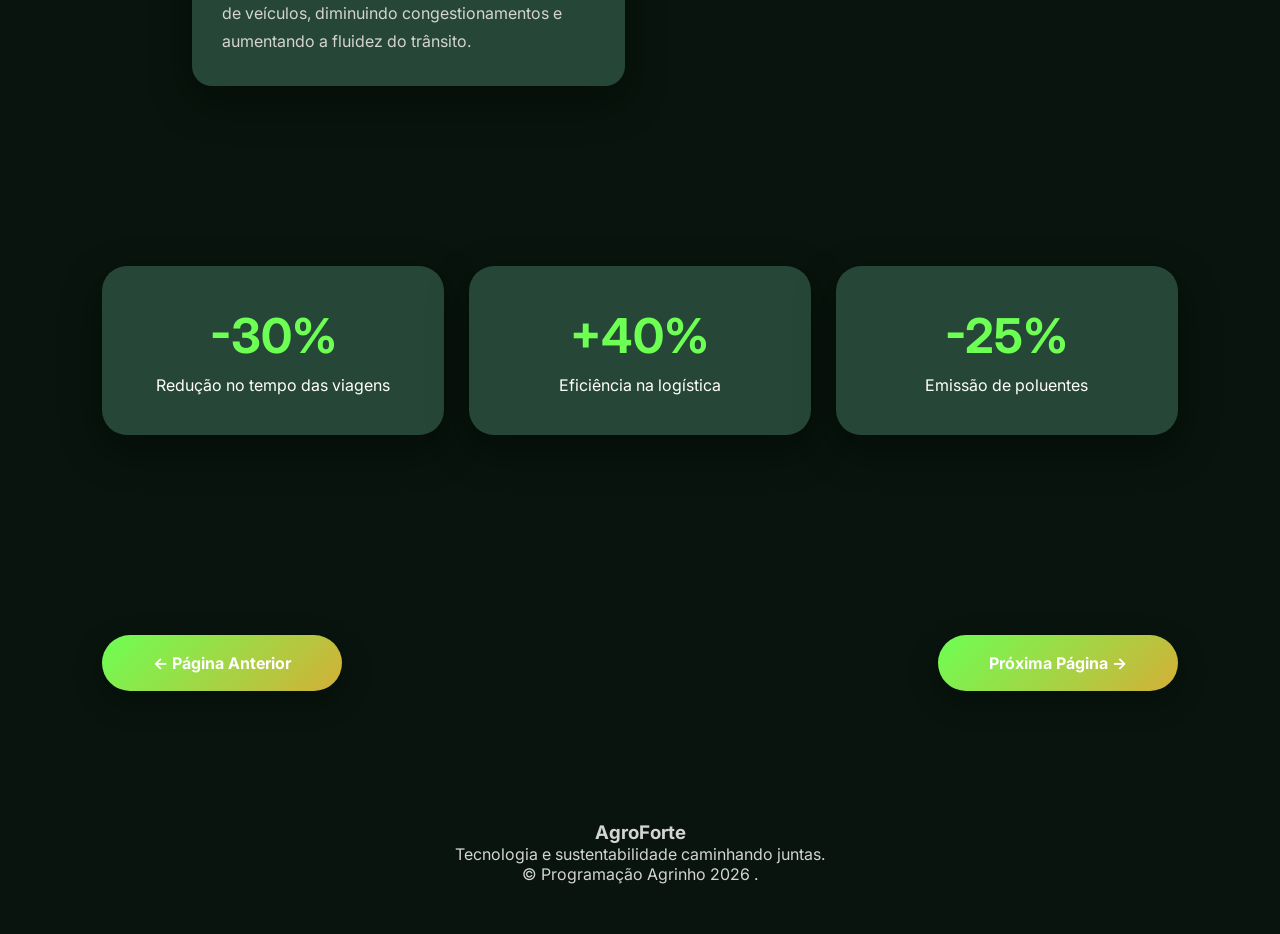
<file: setores/transporte.html>
<!DOCTYPE html>
<html lang="pt-BR">

<head>
    <meta charset="UTF-8">
    <meta name="viewport" content="width=device-width, initial-scale=1.0">
    <title>Nome da Página | AgroForte</title>

    <link rel="stylesheet" href="../style.css">

    <link href="https://fonts.googleapis.com/css2?family=Inter:wght@300;400;500;600;700;800&display=swap"
        rel="stylesheet">
</head>

<body>

    <header>
        <div class="logo">
            <div class="leaf">🌿</div>
            <h2>AgroForte</h2>
        </div>

        <nav>
            <a href="../index.html">Início</a>
        </nav>

        <button id="themeToggle">☾</button>

        </div>

    </header>
    <section class="hero-page">

        <img src="../images/transporte-inteligente.png" class="hero-bg">

        <div class="overlay"></div>

        <div class="hero-content">

            <span class="badge">TRANSPORTE INTELIGENTE</span>

            <h1>Mobilidade para o futuro</h1>

            <p>
                Veículos conectados, automação e logística inteligente
                tornam o transporte mais eficiente.
            </p>

        </div>

    </section>

    <section class="content-page">

        <h2>O que é?</h2>

        <p>
            O transporte inteligente utiliza tecnologias digitais, inteligência
            artificial, sensores e sistemas de monitoramento para tornar a mobilidade
            mais segura, rápida e sustentável. Essas soluções ajudam a reduzir
            congestionamentos, otimizar rotas e diminuir o consumo de combustível,
            beneficiando pessoas, empresas e o meio ambiente.
        </p>

        <h2>Benefícios</h2>

        <ul>
            <li>Redução do tempo de deslocamento</li>
            <li>Maior segurança no trânsito</li>
            <li>Diminuição do consumo de combustível</li>
            <li>Monitoramento em tempo real</li>
            <li>Menor emissão de gases poluentes</li>
        </ul>

        <h2>Tecnologias Utilizadas</h2>

        <div class="cards">

            <div class="card-info">
                <h3>🚗 Veículos Inteligentes</h3>
                <p>
                    Automóveis equipados com sensores e sistemas de assistência que
                    aumentam a segurança e melhoram a experiência de condução.
                </p>
            </div>

            <div class="card-info">
                <h3>📍 GPS e Rastreamento</h3>
                <p>
                    Monitoramento em tempo real para otimizar rotas, reduzir atrasos
                    e melhorar a logística de transporte.
                </p>
            </div>

            <div class="card-info">
                <h3>🚦 Semáforos Inteligentes</h3>
                <p>
                    Sistemas automatizados que controlam o fluxo de veículos,
                    diminuindo congestionamentos e aumentando a fluidez do trânsito.
                </p>
            </div>


        </div>
    </section>
    <section class="stats">

        <div class="stat-card">
            <h3>-30%</h3>
            <p>Redução no tempo das viagens</p>
        </div>

        <div class="stat-card">
            <h3>+40%</h3>
            <p>Eficiência na logística</p>
        </div>

        <div class="stat-card">
            <h3>-25%</h3>
            <p>Emissão de poluentes</p>
        </div>


    </section>
    <section class="page-navigation">

        <a href="saude.html" class="nav-button">
            ← Página Anterior
        </a>

        <a href="educacao.html" class="nav-button">
            Próxima Página →
        </a>

    </section>
    <footer>

        <h3>AgroForte</h3>

        <p>
            Tecnologia e sustentabilidade caminhando juntas.
        </p>

        <p>
            © Programação Agrinho 2026 .
        </p>

    </footer>
    <script src="../main.js"></script>

</body>

</html>
</file>
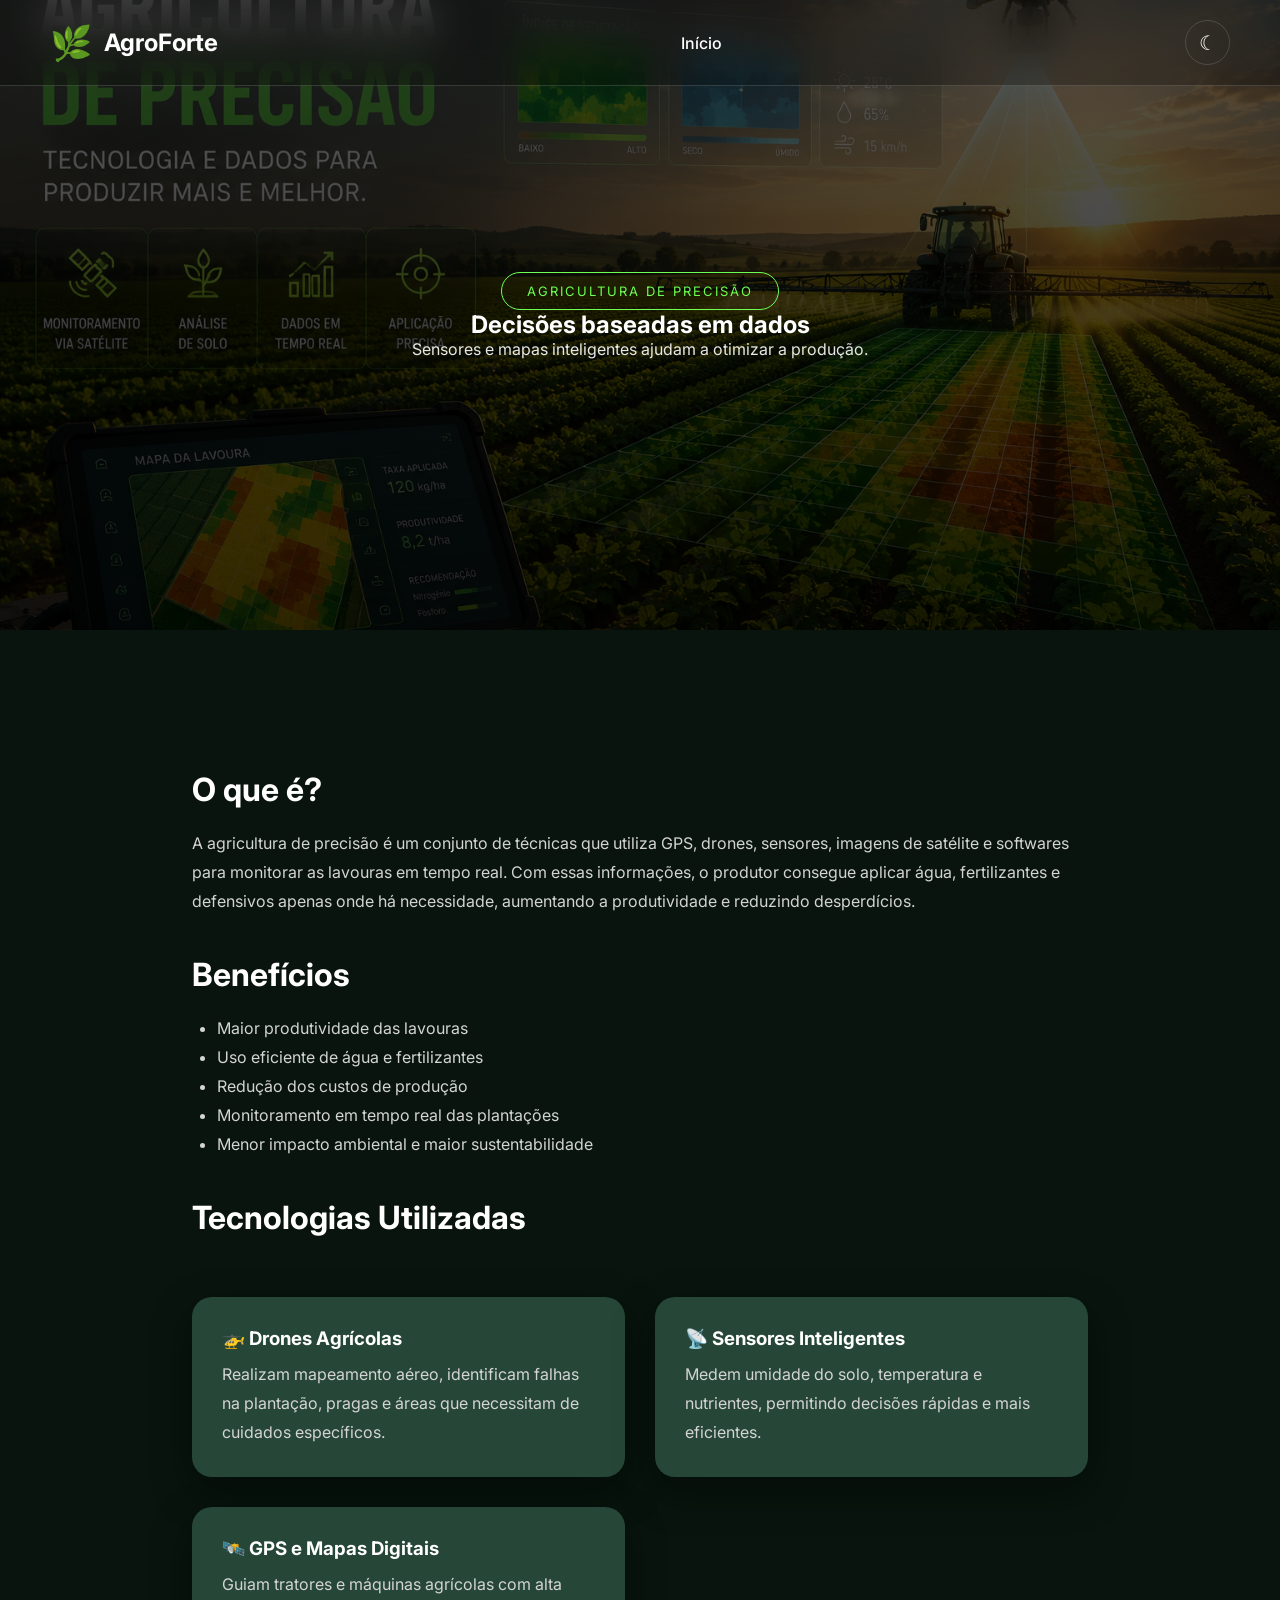
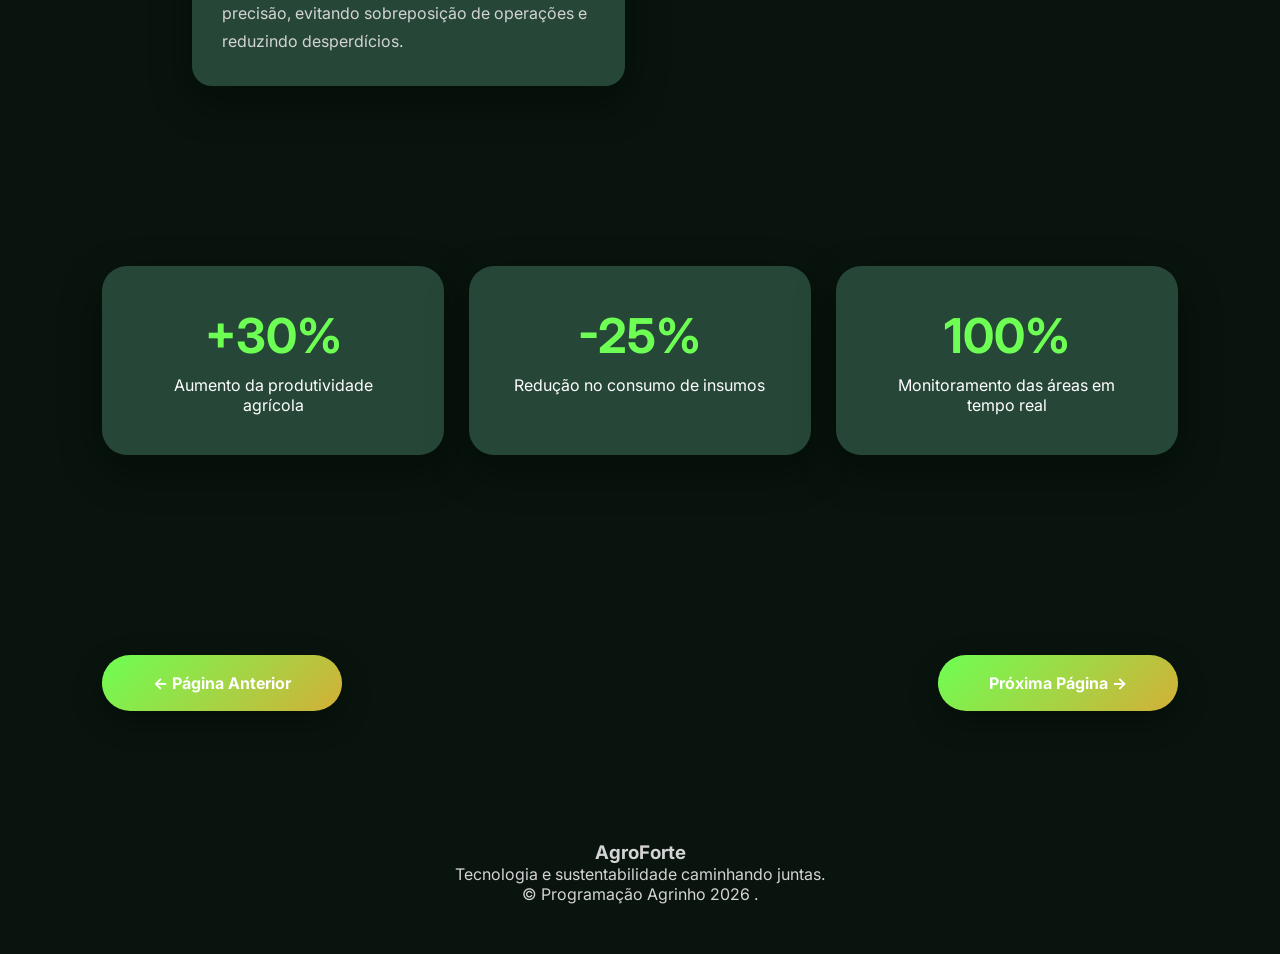
<file: solucoes/agricultura-precisao.html>
<!DOCTYPE html>
<html lang="pt-BR">

<head>
    <meta charset="UTF-8">
    <meta name="viewport" content="width=device-width, initial-scale=1.0">
    <title>Nome da Página | AgroForte</title>

    <link rel="stylesheet" href="../style.css">

    <link href="https://fonts.googleapis.com/css2?family=Inter:wght@300;400;500;600;700;800&display=swap"
        rel="stylesheet">
</head>

<body>

    <header>
        <div class="logo">
            <div class="leaf">🌿</div>
            <h2>AgroForte</h2>
        </div>

        <nav>
            <a href="../index.html">Início</a>
        </nav>

        <button id="themeToggle">☾</button>

        </div>

    </header>

    <section class="hero-page">

        <img src="../images/agricultura-precisao.png" class="hero-bg">
        <div class="overlay"></div>

        <div class="hero-content">

            <span class="badge">AGRICULTURA DE PRECISÃO</span>

            <h1>Decisões baseadas em dados</h1>

            <p>
                Sensores e mapas inteligentes ajudam a otimizar a produção.
            </p>
        </div>

    </section>

    <section class="content-page">

        <h2>O que é?</h2>

        <p>
            A agricultura de precisão é um conjunto de técnicas que utiliza GPS,
            drones, sensores, imagens de satélite e softwares para monitorar as
            lavouras em tempo real. Com essas informações, o produtor consegue
            aplicar água, fertilizantes e defensivos apenas onde há necessidade,
            aumentando a produtividade e reduzindo desperdícios.
        </p>

        <h2>Benefícios</h2>

        <ul>
            <li>Maior produtividade das lavouras</li>
            <li>Uso eficiente de água e fertilizantes</li>
            <li>Redução dos custos de produção</li>
            <li>Monitoramento em tempo real das plantações</li>
            <li>Menor impacto ambiental e maior sustentabilidade</li>
        </ul>

        <h2>Tecnologias Utilizadas</h2>

        <div class="cards">

            <div class="card-info">
                <h3>🚁 Drones Agrícolas</h3>
                <p>
                    Realizam mapeamento aéreo, identificam falhas na plantação,
                    pragas e áreas que necessitam de cuidados específicos.
                </p>
            </div>

            <div class="card-info">
                <h3>📡 Sensores Inteligentes</h3>
                <p>
                    Medem umidade do solo, temperatura e nutrientes,
                    permitindo decisões rápidas e mais eficientes.
                </p>
            </div>

            <div class="card-info">
                <h3>🛰️ GPS e Mapas Digitais</h3>
                <p>
                    Guiam tratores e máquinas agrícolas com alta precisão,
                    evitando sobreposição de operações e reduzindo desperdícios.
                </p>
            </div>

        </div>

    </section>
    <section class="stats">

        <div class="stat-card">
            <h3>+30%</h3>
            <p>Aumento da produtividade agrícola</p>
        </div>

        <div class="stat-card">
            <h3>-25%</h3>
            <p>Redução no consumo de insumos</p>
        </div>

        <div class="stat-card">
            <h3>100%</h3>
            <p>Monitoramento das áreas em tempo real</p>
        </div>

    </section>
    <section class="page-navigation">

        <a href="maquinas-eletricas.html" class="nav-button">
            ← Página Anterior
        </a>

        <a href="reducao-desperdicio.html" class="nav-button">
            Próxima Página →
        </a>

    </section>
    <footer>

        <h3>AgroForte</h3>

        <p>
            Tecnologia e sustentabilidade caminhando juntas.
        </p>

        <p>
            © Programação Agrinho 2026 .
        </p>

    </footer>

    <script src="../main.js"></script>

</body>

</html>
</file>
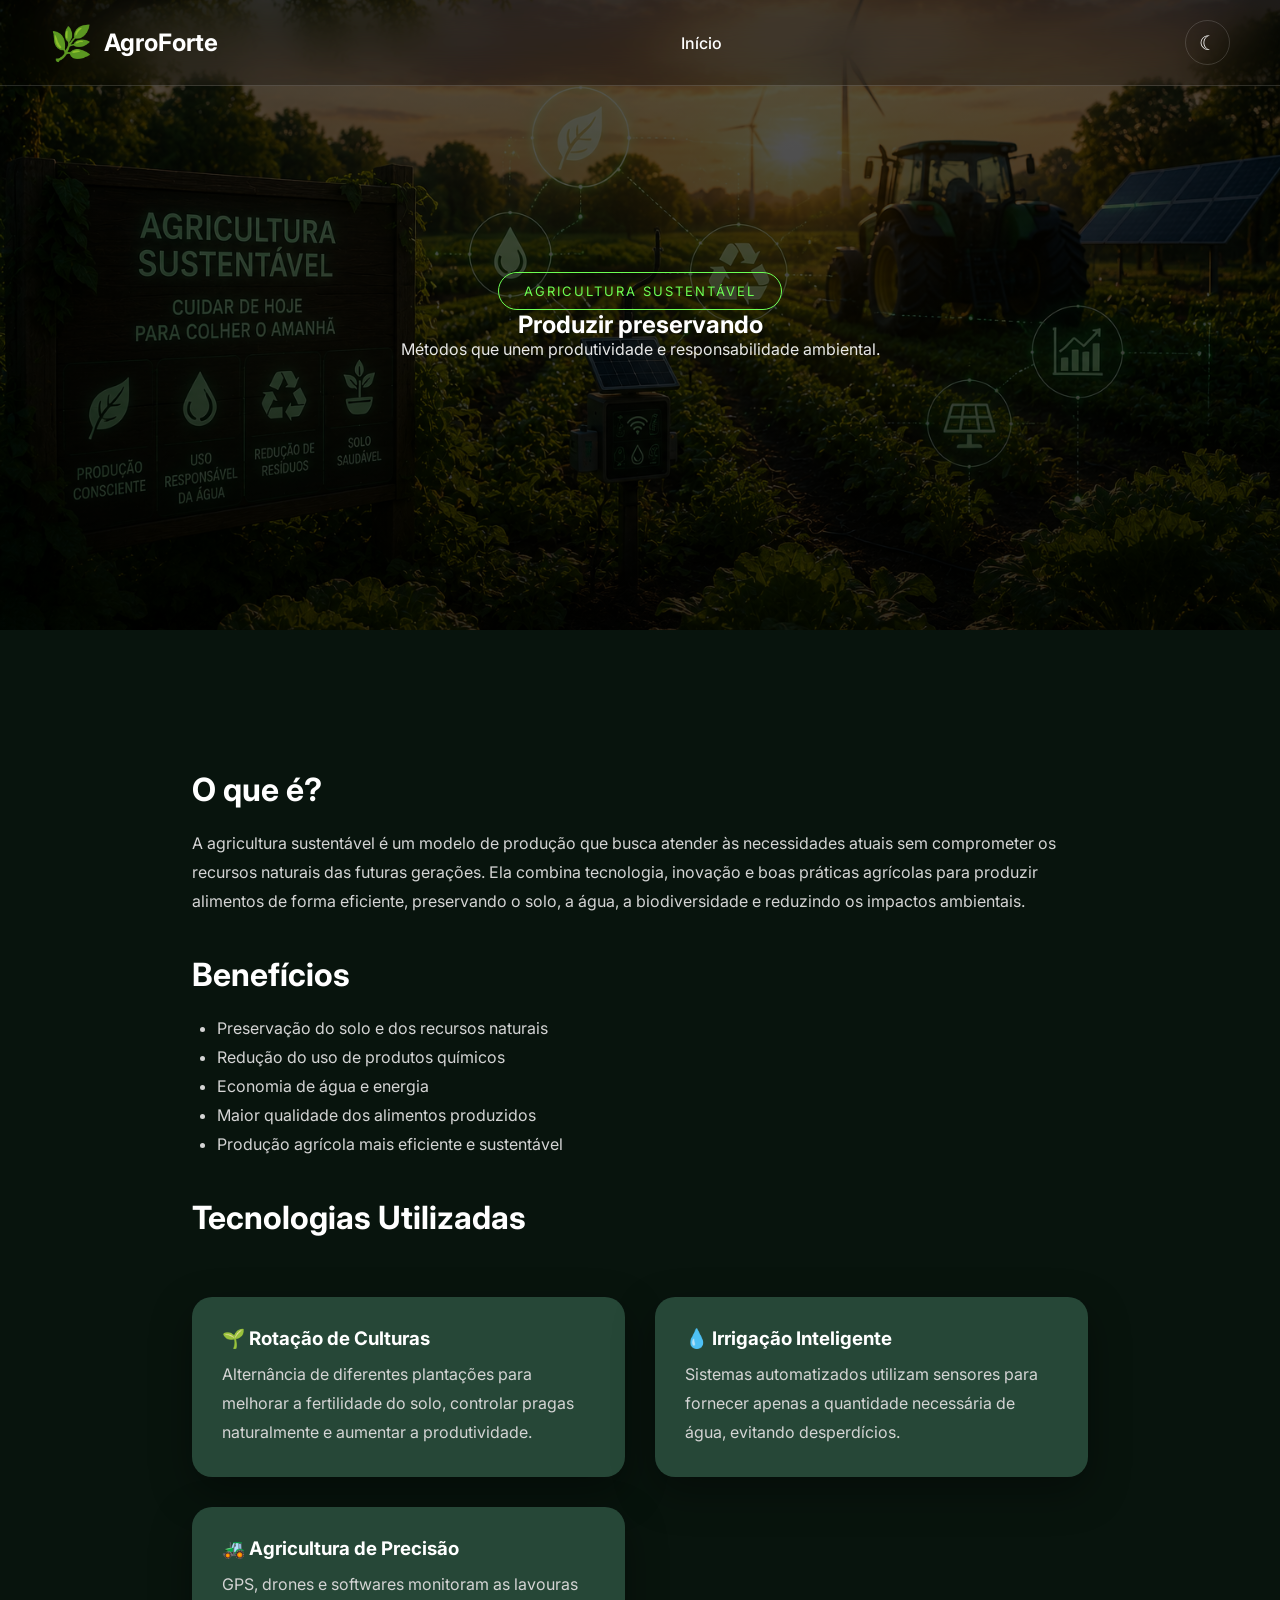
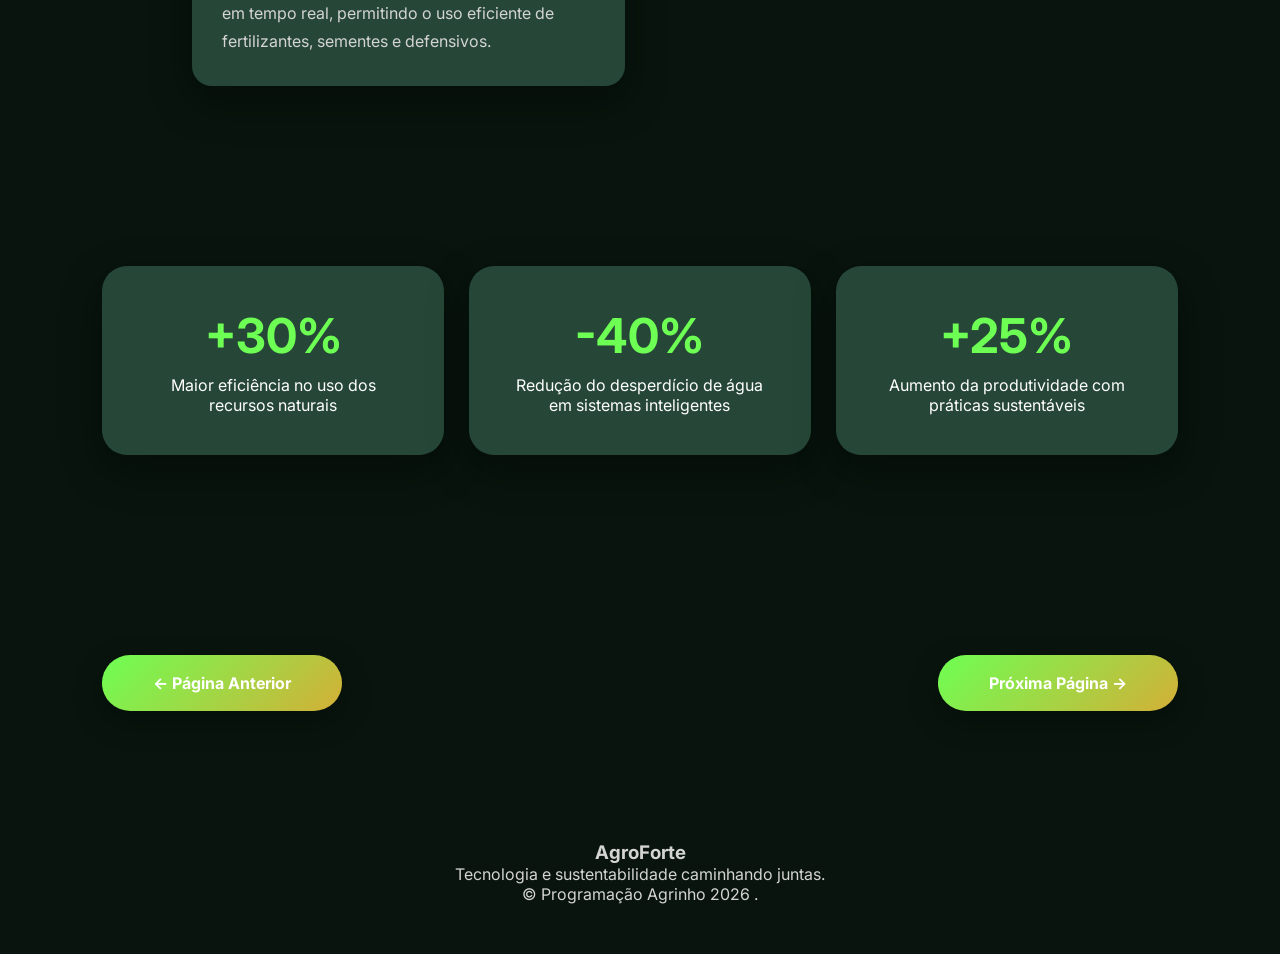
<file: solucoes/agricultura-sustentavel.html>
<!DOCTYPE html>
<html lang="pt-BR">

<head>
    <meta charset="UTF-8">
    <meta name="viewport" content="width=device-width, initial-scale=1.0">

    <title>Nome da Página | AgroForte</title>

    <link rel="stylesheet" href="../style.css">

    <link href="https://fonts.googleapis.com/css2?family=Inter:wght@300;400;500;600;700;800&display=swap"
        rel="stylesheet">
</head>

<body>

    <header>
        <div class="logo">
            <div class="leaf">🌿</div>
            <h2>AgroForte</h2>
        </div>

        <nav>
            <a href="../index.html">Início</a>
        </nav>

        <button id="themeToggle">☾</button>

        </div>

    </header>

    <section class="hero-page">

        <img src="../images/agricultura-sustentavel.png" class="hero-bg">
        <div class="overlay"></div>

        <div class="hero-content">

            <span class="badge">AGRICULTURA SUSTENTÁVEL</span>

            <h1>Produzir preservando</h1>

            <p>
                Métodos que unem produtividade e responsabilidade ambiental.
            </p>

        </div>

    </section>

    <section class="content-page">

        <h2>O que é?</h2>

        <p>
            A agricultura sustentável é um modelo de produção que busca atender às
            necessidades atuais sem comprometer os recursos naturais das futuras
            gerações. Ela combina tecnologia, inovação e boas práticas agrícolas para
            produzir alimentos de forma eficiente, preservando o solo, a água, a
            biodiversidade e reduzindo os impactos ambientais.
        </p>

        <h2>Benefícios</h2>

        <ul>
            <li>Preservação do solo e dos recursos naturais</li>
            <li>Redução do uso de produtos químicos</li>
            <li>Economia de água e energia</li>
            <li>Maior qualidade dos alimentos produzidos</li>
            <li>Produção agrícola mais eficiente e sustentável</li>
        </ul>


        <h2>Tecnologias Utilizadas</h2>

        <div class="cards">

            <div class="card-info">
                <h3>🌱 Rotação de Culturas</h3>
                <p>
                    Alternância de diferentes plantações para melhorar a fertilidade
                    do solo, controlar pragas naturalmente e aumentar a produtividade.
                </p>
            </div>

            <div class="card-info">
                <h3>💧 Irrigação Inteligente</h3>
                <p>
                    Sistemas automatizados utilizam sensores para fornecer apenas a
                    quantidade necessária de água, evitando desperdícios.
                </p>
            </div>

            <div class="card-info">
                <h3>🚜 Agricultura de Precisão</h3>
                <p>
                    GPS, drones e softwares monitoram as lavouras em tempo real,
                    permitindo o uso eficiente de fertilizantes, sementes e defensivos.
                </p>
            </div>


        </div>
    </section>
    <section class="stats">

        <div class="stat-card">
            <h3>+30%</h3>
            <p>Maior eficiência no uso dos recursos naturais</p>
        </div>

        <div class="stat-card">
            <h3>-40%</h3>
            <p>Redução do desperdício de água em sistemas inteligentes</p>
        </div>

        <div class="stat-card">
            <h3>+25%</h3>
            <p>Aumento da produtividade com práticas sustentáveis</p>
        </div>

    </section>

    <section class="page-navigation">

        <a href="reaproveitamento-agua.html" class="nav-button">
            ← Página Anterior
        </a>

        <a href="maquinas-eletricas.html" class="nav-button">
            Próxima Página →
        </a>

    </section>

    <footer>

        <h3>AgroForte</h3>

        <p>
            Tecnologia e sustentabilidade caminhando juntas.
        </p>

        <p>
            © Programação Agrinho 2026 .
        </p>

    </footer>
    <script src="../main.js"></script>

</body>

</html>
</file>
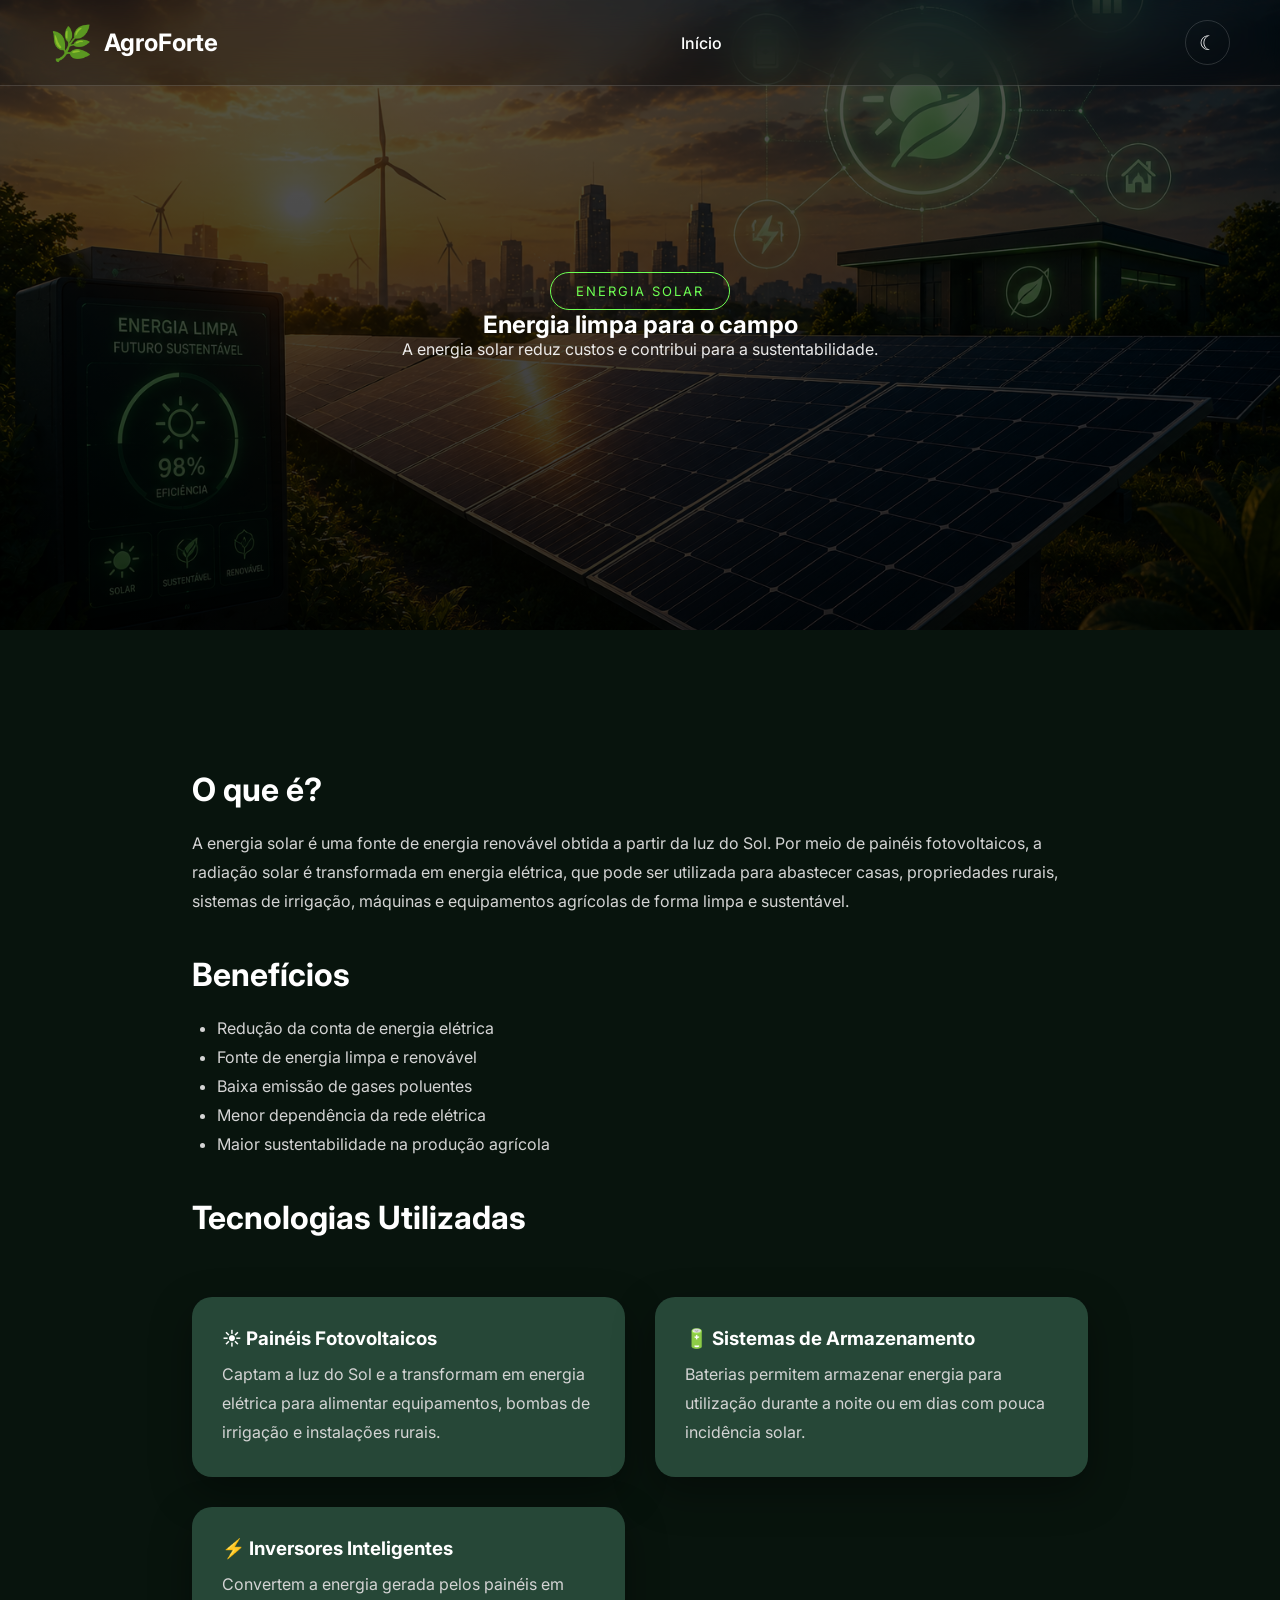
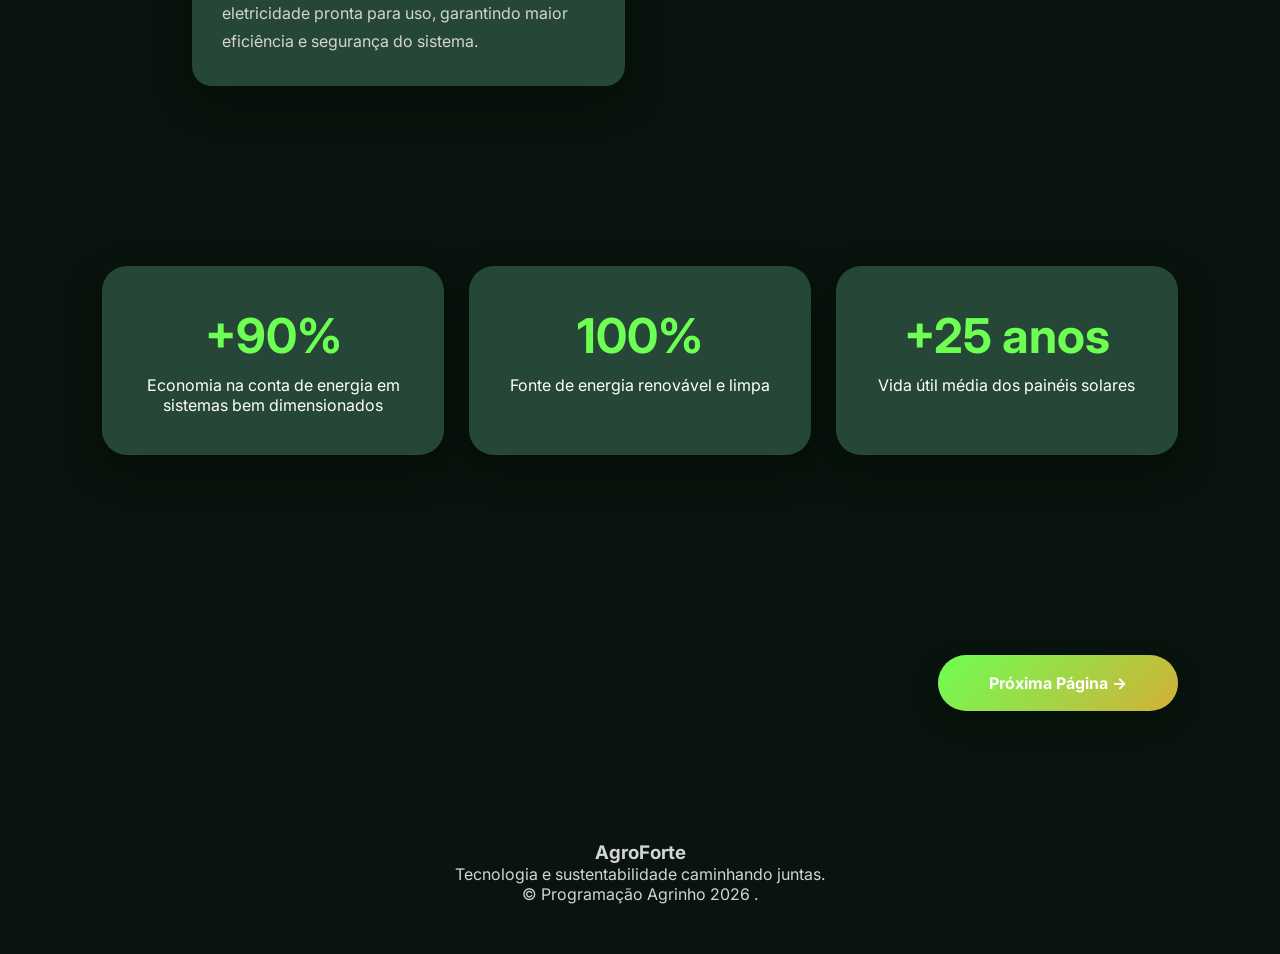
<file: solucoes/energia-solar.html>
<!DOCTYPE html>
<html lang="pt-BR">

<head>
    <meta charset="UTF-8">
    <meta name="viewport" content="width=device-width, initial-scale=1.0">
    <title>Nome da Página | AgroForte</title>

    <link rel="stylesheet" href="../style.css">

    <link href="https://fonts.googleapis.com/css2?family=Inter:wght@300;400;500;600;700;800&display=swap"
        rel="stylesheet">
</head>

<body>

    <header>
        <div class="logo">
            <div class="leaf">🌿</div>
            <h2>AgroForte</h2>
        </div>

        <nav>
            <a href="../index.html">Início</a>
        </nav>

        <button id="themeToggle">☾</button>

        </div>

    </header>

    <section class="hero-page">
        <img src="../images/energia-solar.png" class="hero-bg">
        <div class="overlay"></div>

        <div class="hero-content">

            <span class="badge">ENERGIA SOLAR</span>

            <h1>Energia limpa para o campo</h1>

            <p>
                A energia solar reduz custos e contribui para a sustentabilidade.
            </p>

        </div>

    </section>

    <section class="content-page">

        <h2>O que é?</h2>

        <p>
            A energia solar é uma fonte de energia renovável obtida a partir da luz do
            Sol. Por meio de painéis fotovoltaicos, a radiação solar é transformada em
            energia elétrica, que pode ser utilizada para abastecer casas, propriedades
            rurais, sistemas de irrigação, máquinas e equipamentos agrícolas de forma
            limpa e sustentável.
        </p>

        <h2>Benefícios</h2>

        <ul>
            <li>Redução da conta de energia elétrica</li>
            <li>Fonte de energia limpa e renovável</li>
            <li>Baixa emissão de gases poluentes</li>
            <li>Menor dependência da rede elétrica</li>
            <li>Maior sustentabilidade na produção agrícola</li>
        </ul>

        <h2>Tecnologias Utilizadas</h2>

        <div class="cards">

            <div class="card-info">
                <h3>☀️ Painéis Fotovoltaicos</h3>
                <p>
                    Captam a luz do Sol e a transformam em energia elétrica para
                    alimentar equipamentos, bombas de irrigação e instalações rurais.
                </p>
            </div>

            <div class="card-info">
                <h3>🔋 Sistemas de Armazenamento</h3>
                <p>
                    Baterias permitem armazenar energia para utilização durante a
                    noite ou em dias com pouca incidência solar.
                </p>
            </div>

            <div class="card-info">
                <h3>⚡ Inversores Inteligentes</h3>
                <p>
                    Convertem a energia gerada pelos painéis em eletricidade pronta
                    para uso, garantindo maior eficiência e segurança do sistema.
                </p>
            </div>


        </div>

    </section>
    <section class="stats">

        <div class="stat-card">
            <h3>+90%</h3>
            <p>Economia na conta de energia em sistemas bem dimensionados</p>
        </div>

        <div class="stat-card">
            <h3>100%</h3>
            <p>Fonte de energia renovável e limpa</p>
        </div>

        <div class="stat-card">
            <h3>+25 anos</h3>
            <p>Vida útil média dos painéis solares</p>
        </div>
    </section>

    <section class="page-navigation single-right">

        <a href="reaproveitamento-agua.html" class="nav-button">
            Próxima Página →
        </a>

    </section>

    <footer>

        <h3>AgroForte</h3>

        <p>
            Tecnologia e sustentabilidade caminhando juntas.
        </p>

        <p>
            © Programação Agrinho 2026 .
        </p>

    </footer>

    <script src="../main.js"></script>

</body>

</html>
</file>
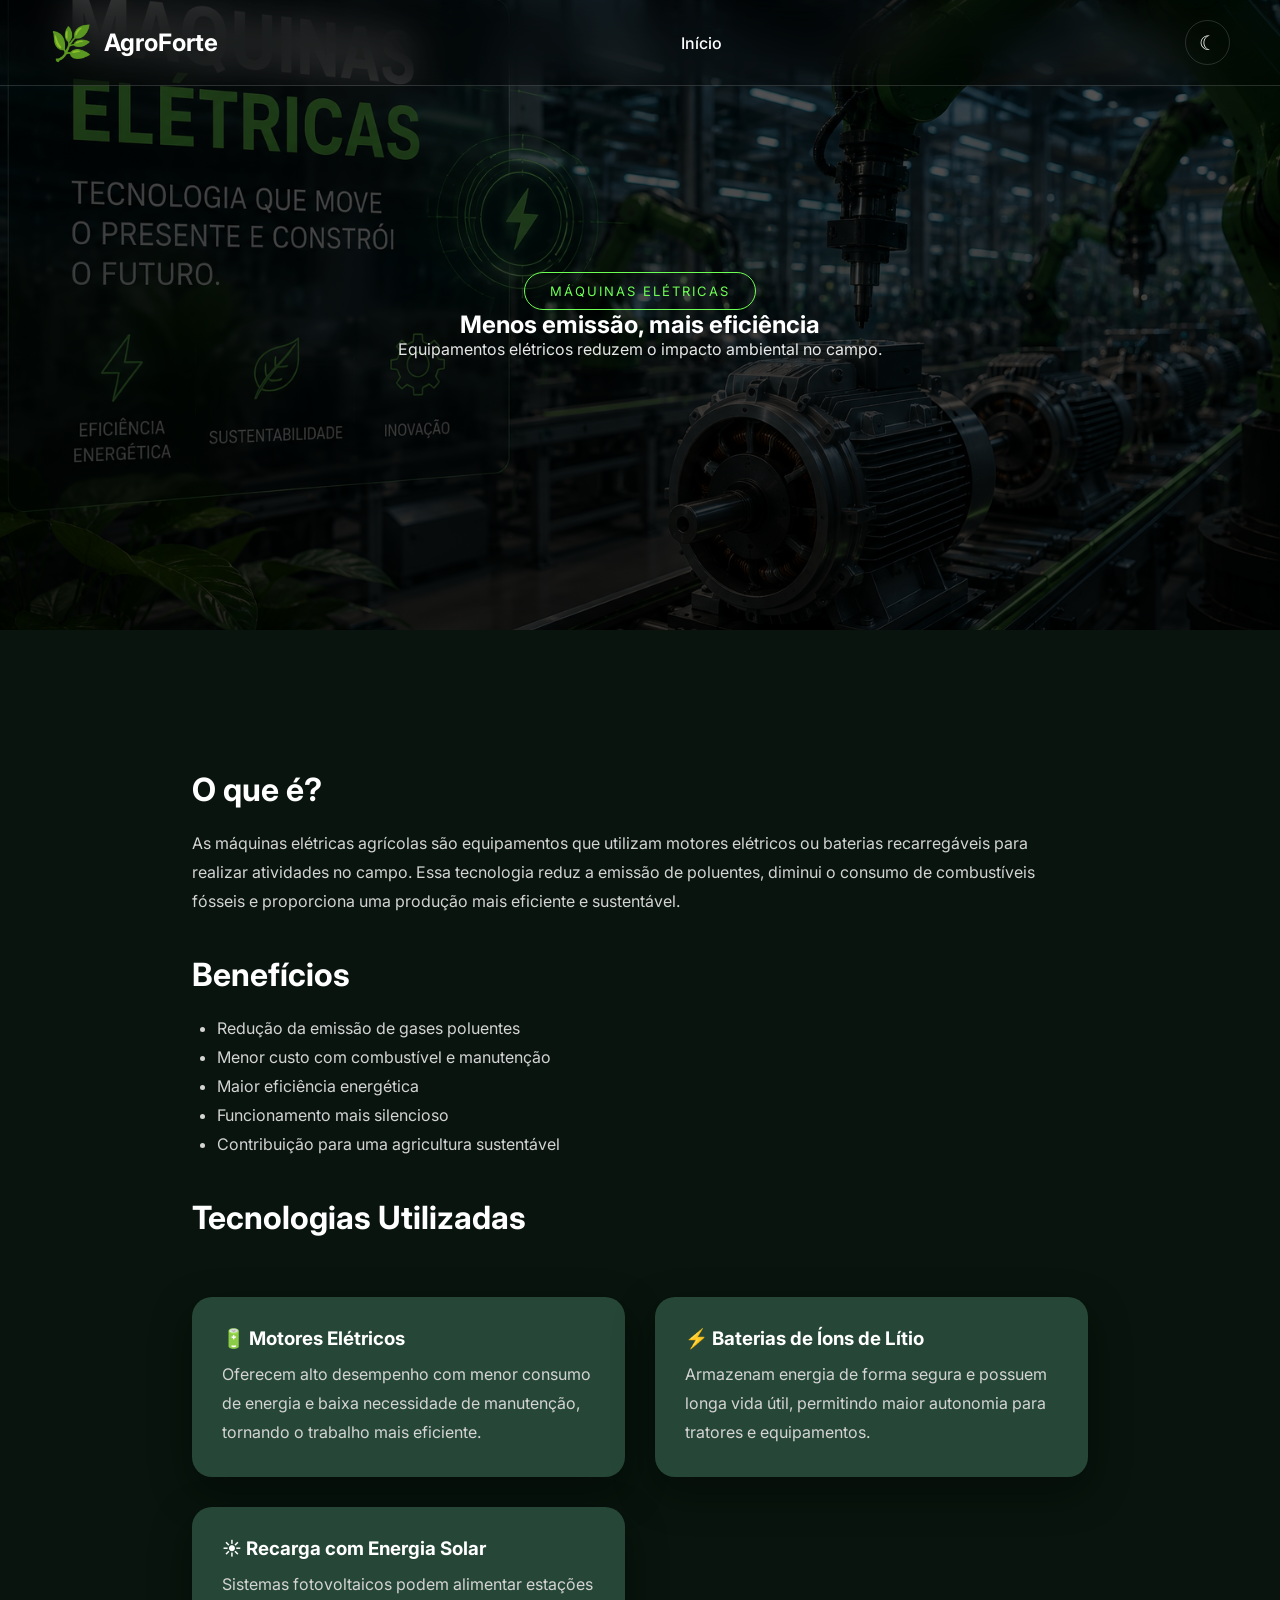
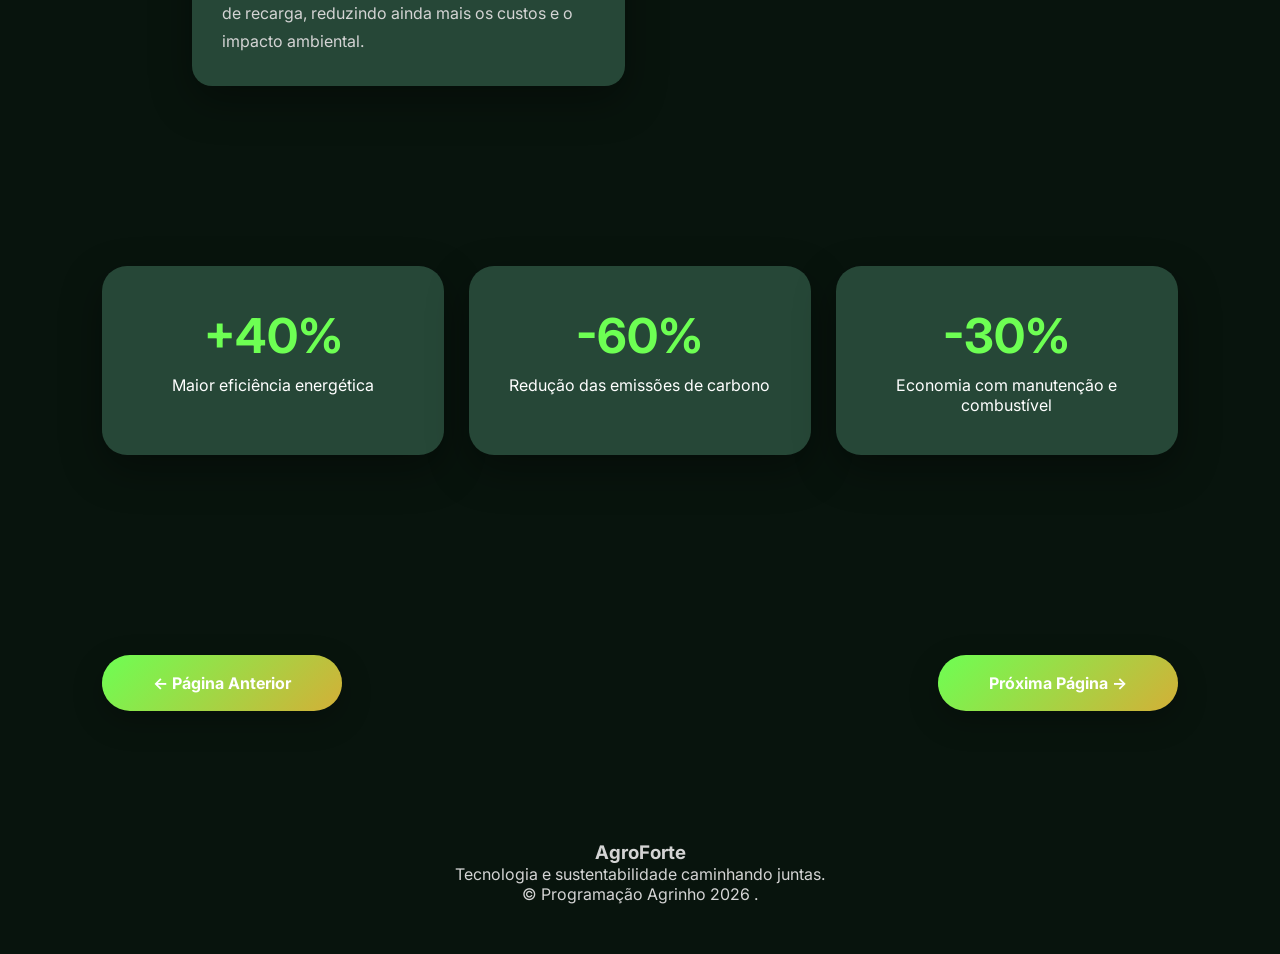
<file: solucoes/maquinas-eletricas.html>
<!DOCTYPE html>
<html lang="pt-BR">

<head>
    <meta charset="UTF-8">
    <meta name="viewport" content="width=device-width, initial-scale=1.0">

    <title>Nome da Página | AgroForte</title>

    <link rel="stylesheet" href="../style.css">

    <link href="https://fonts.googleapis.com/css2?family=Inter:wght@300;400;500;600;700;800&display=swap"
        rel="stylesheet">
</head>

<body>

    <header>
        <div class="logo">
            <div class="leaf">🌿</div>
            <h2>AgroForte</h2>
        </div>

        <nav>
            <a href="../index.html">Início</a>
        </nav>

        <button id="themeToggle">☾</button>

    </header>

    <section class="hero-page">

        <img src="../images/maquinas-eletricas.png" class="hero-bg">
        <div class="overlay"></div>

        <div class="hero-content">

            <span class="badge">MÁQUINAS ELÉTRICAS</span>

            <h1>Menos emissão, mais eficiência</h1>

            <p>
                Equipamentos elétricos reduzem o impacto ambiental no campo.
            </p>

        </div>

    </section>

    <section class="content-page">

        <h2>O que é?</h2>

        <p>
            As máquinas elétricas agrícolas são equipamentos que utilizam motores
            elétricos ou baterias recarregáveis para realizar atividades no campo.
            Essa tecnologia reduz a emissão de poluentes, diminui o consumo de
            combustíveis fósseis e proporciona uma produção mais eficiente e
            sustentável.
        </p>

        <h2>Benefícios</h2>

        <ul>
            <li>Redução da emissão de gases poluentes</li>
            <li>Menor custo com combustível e manutenção</li>
            <li>Maior eficiência energética</li>
            <li>Funcionamento mais silencioso</li>
            <li>Contribuição para uma agricultura sustentável</li>
        </ul>


        <h2>Tecnologias Utilizadas</h2>

        <div class="cards">

            <div class="card-info">
                <h3>🔋 Motores Elétricos</h3>
                <p>
                    Oferecem alto desempenho com menor consumo de energia e baixa
                    necessidade de manutenção, tornando o trabalho mais eficiente.
                </p>
            </div>

            <div class="card-info">
                <h3>⚡ Baterias de Íons de Lítio</h3>
                <p>
                    Armazenam energia de forma segura e possuem longa vida útil,
                    permitindo maior autonomia para tratores e equipamentos.
                </p>
            </div>

            <div class="card-info">
                <h3>☀️ Recarga com Energia Solar</h3>
                <p>
                    Sistemas fotovoltaicos podem alimentar estações de recarga,
                    reduzindo ainda mais os custos e o impacto ambiental.
                </p>
            </div>

        </div>
    </section>
    <section class="stats">

        <div class="stat-card">
            <h3>+40%</h3>
            <p>Maior eficiência energética</p>
        </div>

        <div class="stat-card">
            <h3>-60%</h3>
            <p>Redução das emissões de carbono</p>
        </div>

        <div class="stat-card">
            <h3>-30%</h3>
            <p>Economia com manutenção e combustível</p>
        </div>

    </section>

    <section class="page-navigation">

        <a href="agricultura-sustentavel.html" class="nav-button">
            ← Página Anterior
        </a>

        <a href="agricultura-precisao.html" class="nav-button">
            Próxima Página →
        </a>

    </section>
    <footer>

        <h3>AgroForte</h3>

        <p>
            Tecnologia e sustentabilidade caminhando juntas.
        </p>

        <p>
            © Programação Agrinho 2026 .
        </p>

    </footer>
    <script src="../main.js"></script>

</body>

</html>
</file>
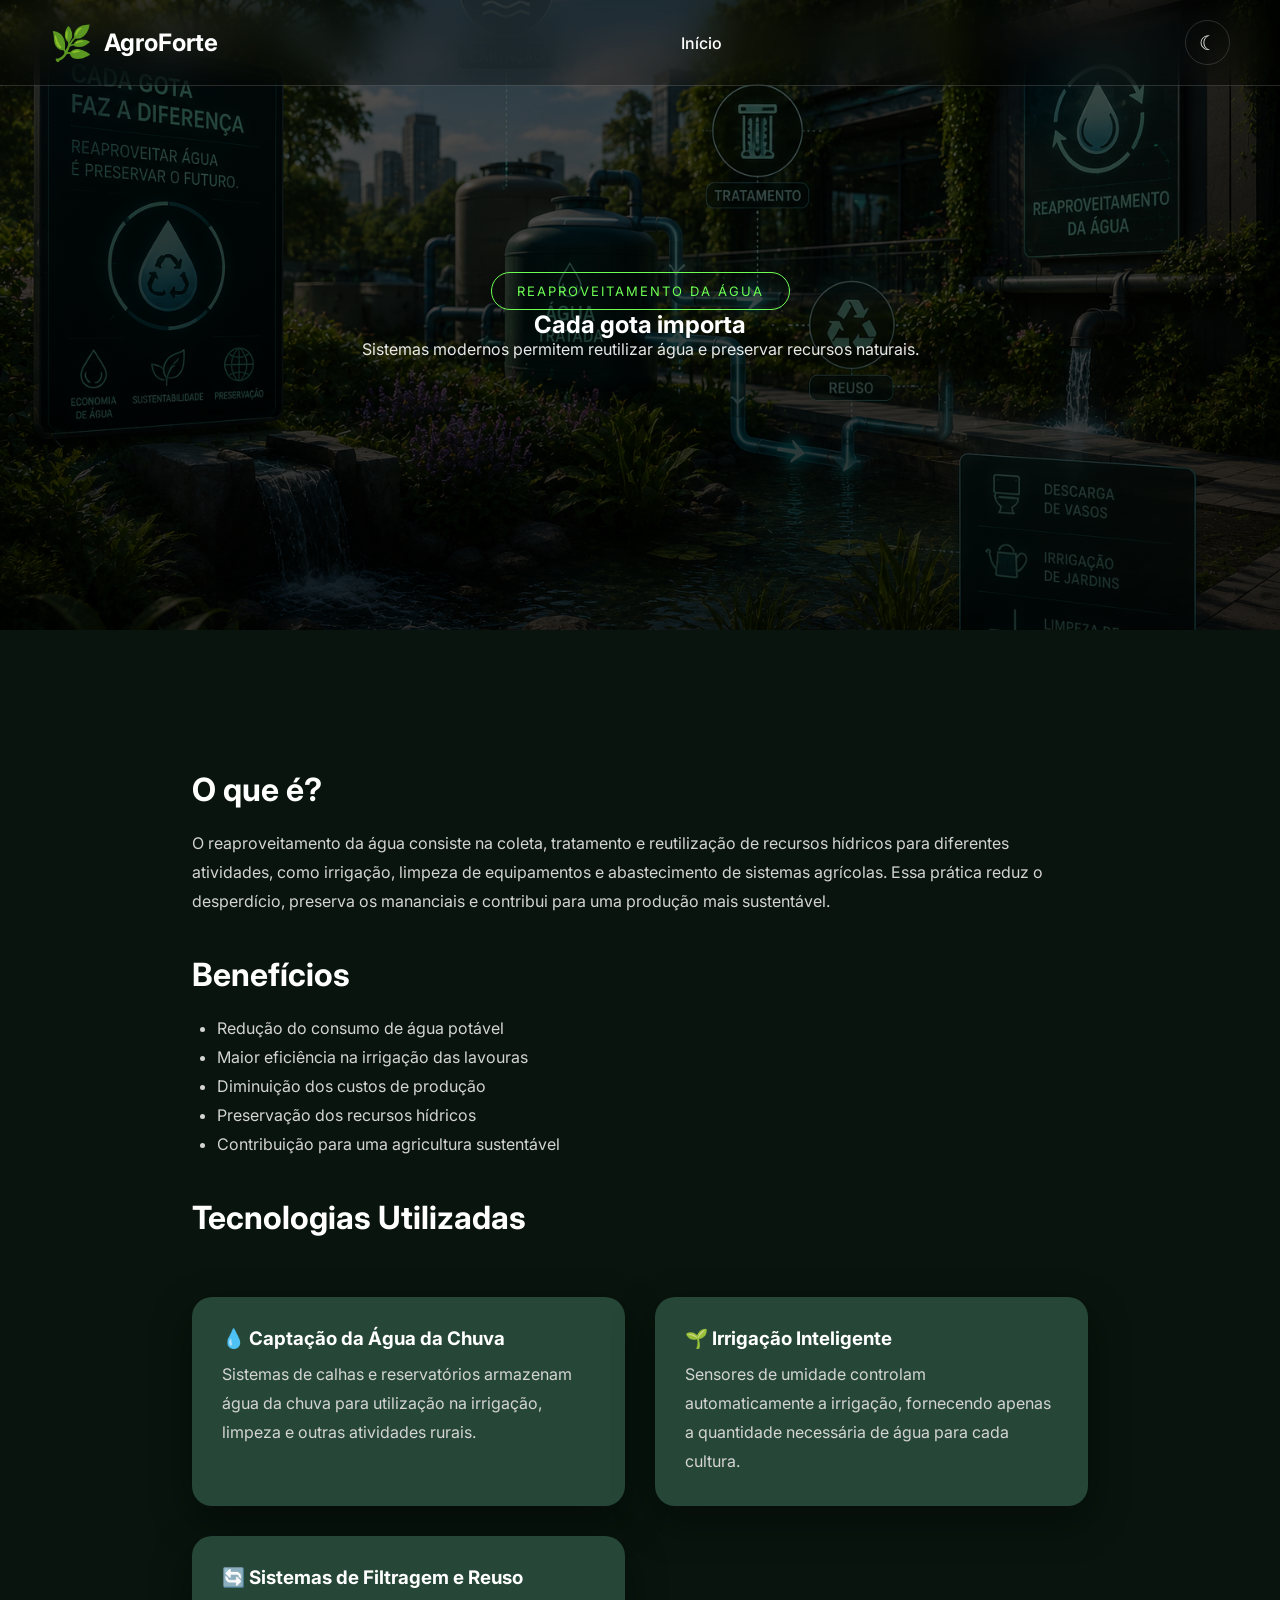
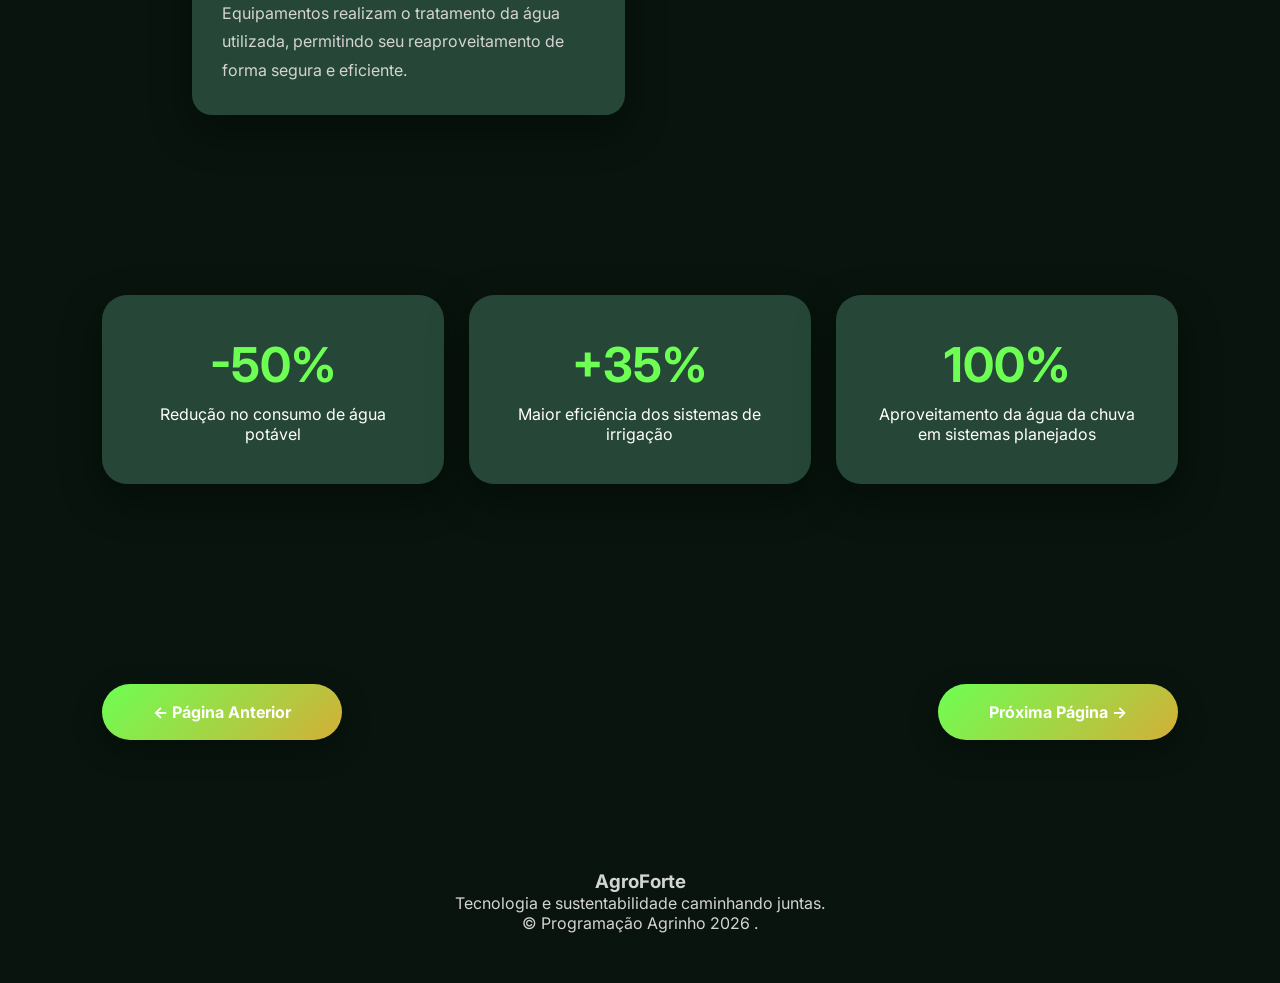
<file: solucoes/reaproveitamento-agua.html>
<!DOCTYPE html>
<html lang="pt-BR">

<head>
    <meta charset="UTF-8">
    <meta name="viewport" content="width=device-width, initial-scale=1.0">

    <title>Nome da Página | AgroForte</title>

    <link rel="stylesheet" href="../style.css">

    <link href="https://fonts.googleapis.com/css2?family=Inter:wght@300;400;500;600;700;800&display=swap"
        rel="stylesheet">
</head>

<body>

    <header>
        <div class="logo">
            <div class="leaf">🌿</div>
            <h2>AgroForte</h2>
        </div>

        <nav>
            <a href="../index.html">Início</a>
        </nav>

        <button id="themeToggle">☾</button>

        </div>

    </header>

    <section class="hero-page">

        <img src="../images/reaproveitamento-agua.png" class="hero-bg">
        <div class="overlay"></div>

        <div class="hero-content">

            <span class="badge">REAPROVEITAMENTO DA ÁGUA</span>

            <h1>Cada gota importa</h1>

            <p>
                Sistemas modernos permitem reutilizar água e preservar recursos naturais.
            </p>

        </div>

    </section>

    <section class="content-page">

        <h2>O que é?</h2>

        <p>
            O reaproveitamento da água consiste na coleta, tratamento e reutilização
            de recursos hídricos para diferentes atividades, como irrigação,
            limpeza de equipamentos e abastecimento de sistemas agrícolas.
            Essa prática reduz o desperdício, preserva os mananciais e contribui
            para uma produção mais sustentável.
        </p>

        <h2>Benefícios</h2>

        <ul>
            <li>Redução do consumo de água potável</li>
            <li>Maior eficiência na irrigação das lavouras</li>
            <li>Diminuição dos custos de produção</li>
            <li>Preservação dos recursos hídricos</li>
            <li>Contribuição para uma agricultura sustentável</li>
        </ul>


        <h2>Tecnologias Utilizadas</h2>

        <div class="cards">

            <div class="card-info">
                <h3>💧 Captação da Água da Chuva</h3>
                <p>
                    Sistemas de calhas e reservatórios armazenam água da chuva
                    para utilização na irrigação, limpeza e outras atividades rurais.
                </p>
            </div>

            <div class="card-info">
                <h3>🌱 Irrigação Inteligente</h3>
                <p>
                    Sensores de umidade controlam automaticamente a irrigação,
                    fornecendo apenas a quantidade necessária de água para cada cultura.
                </p>
            </div>

            <div class="card-info">
                <h3>🔄 Sistemas de Filtragem e Reuso</h3>
                <p>
                    Equipamentos realizam o tratamento da água utilizada,
                    permitindo seu reaproveitamento de forma segura e eficiente.
                </p>
            </div>

        </div>
    </section>
    <section class="stats">

        <div class="stat-card">
            <h3>-50%</h3>
            <p>Redução no consumo de água potável</p>
        </div>

        <div class="stat-card">
            <h3>+35%</h3>
            <p>Maior eficiência dos sistemas de irrigação</p>
        </div>

        <div class="stat-card">
            <h3>100%</h3>
            <p>Aproveitamento da água da chuva em sistemas planejados</p>
        </div>

    </section>

    <section class="page-navigation">

        <a href="energia-solar.html" class="nav-button">
            ← Página Anterior
        </a>

        <a href="agricultura-sustentavel.html" class="nav-button">
            Próxima Página →
        </a>

    </section>
    <footer>

        <h3>AgroForte</h3>

        <p>
            Tecnologia e sustentabilidade caminhando juntas.
        </p>

        <p>
            © Programação Agrinho 2026 .
        </p>

    </footer>

    <script src="../main.js"></script>

</body>

</html>
</file>
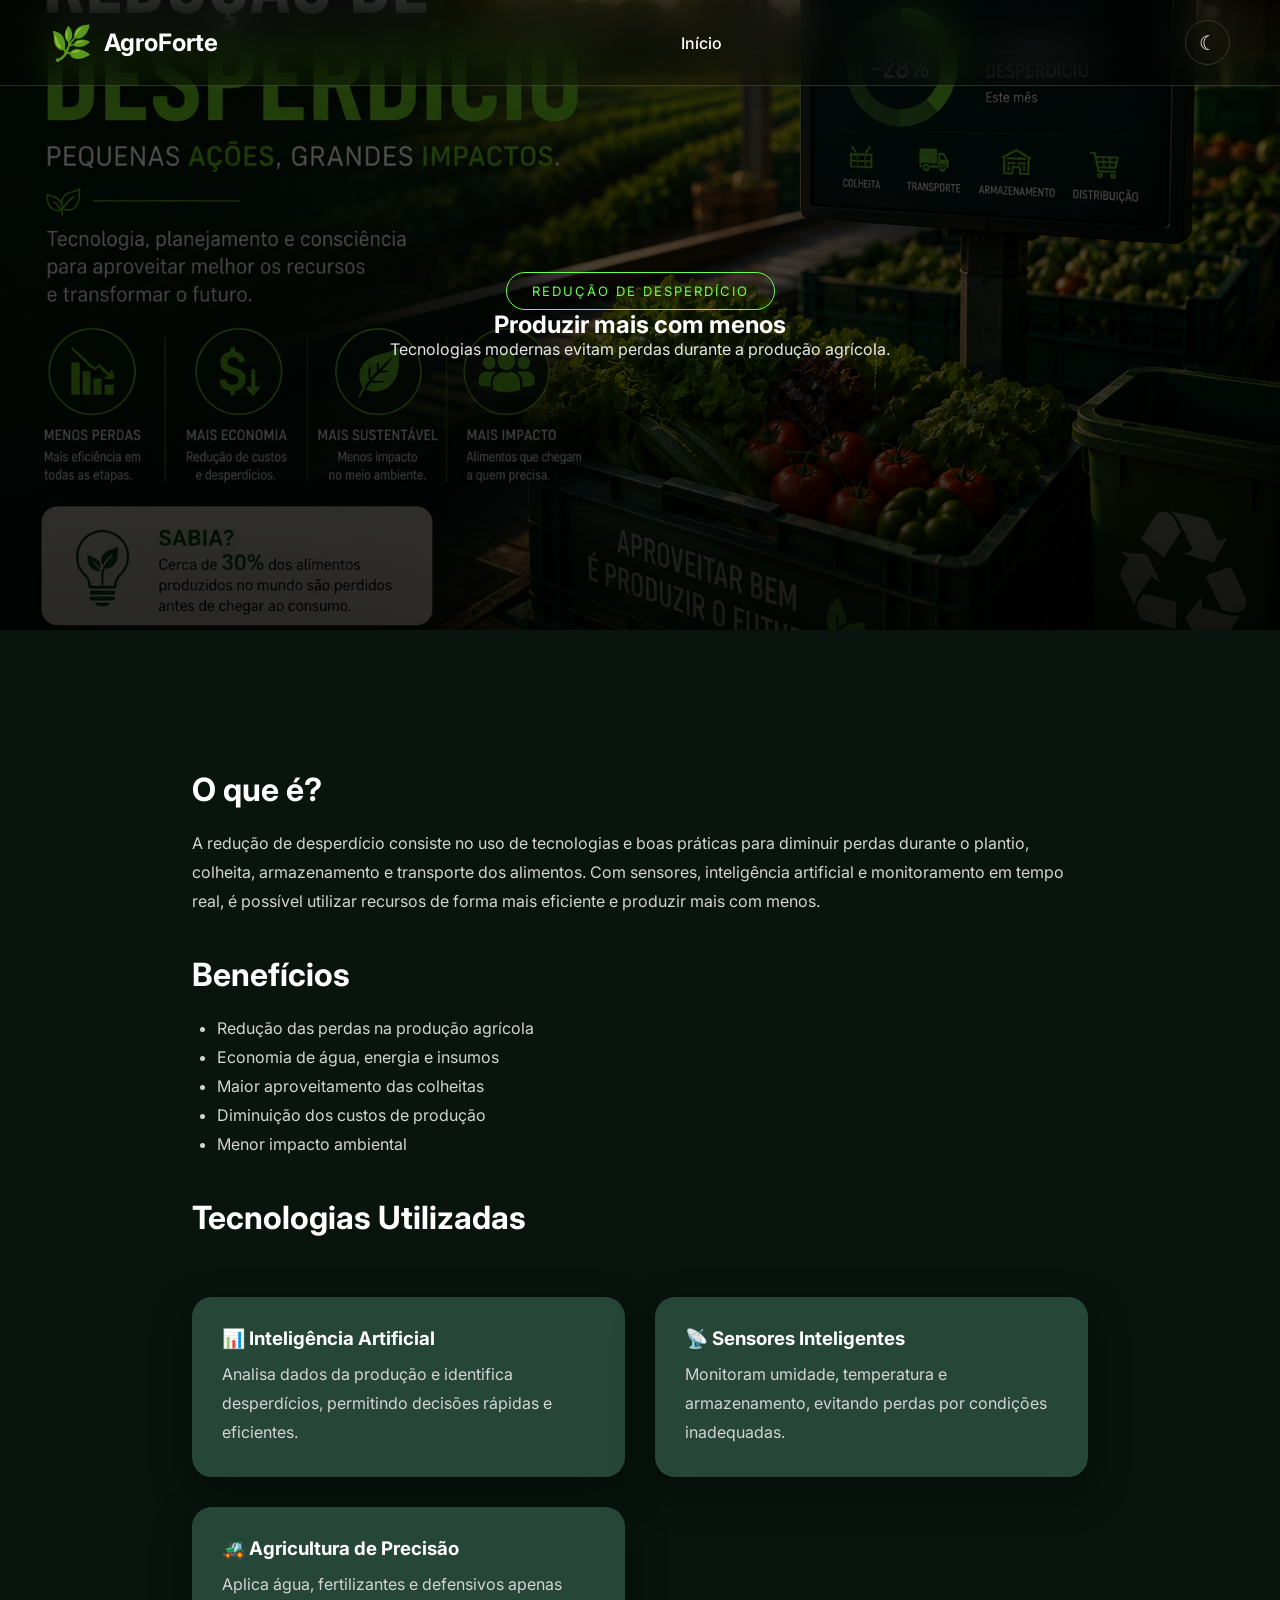
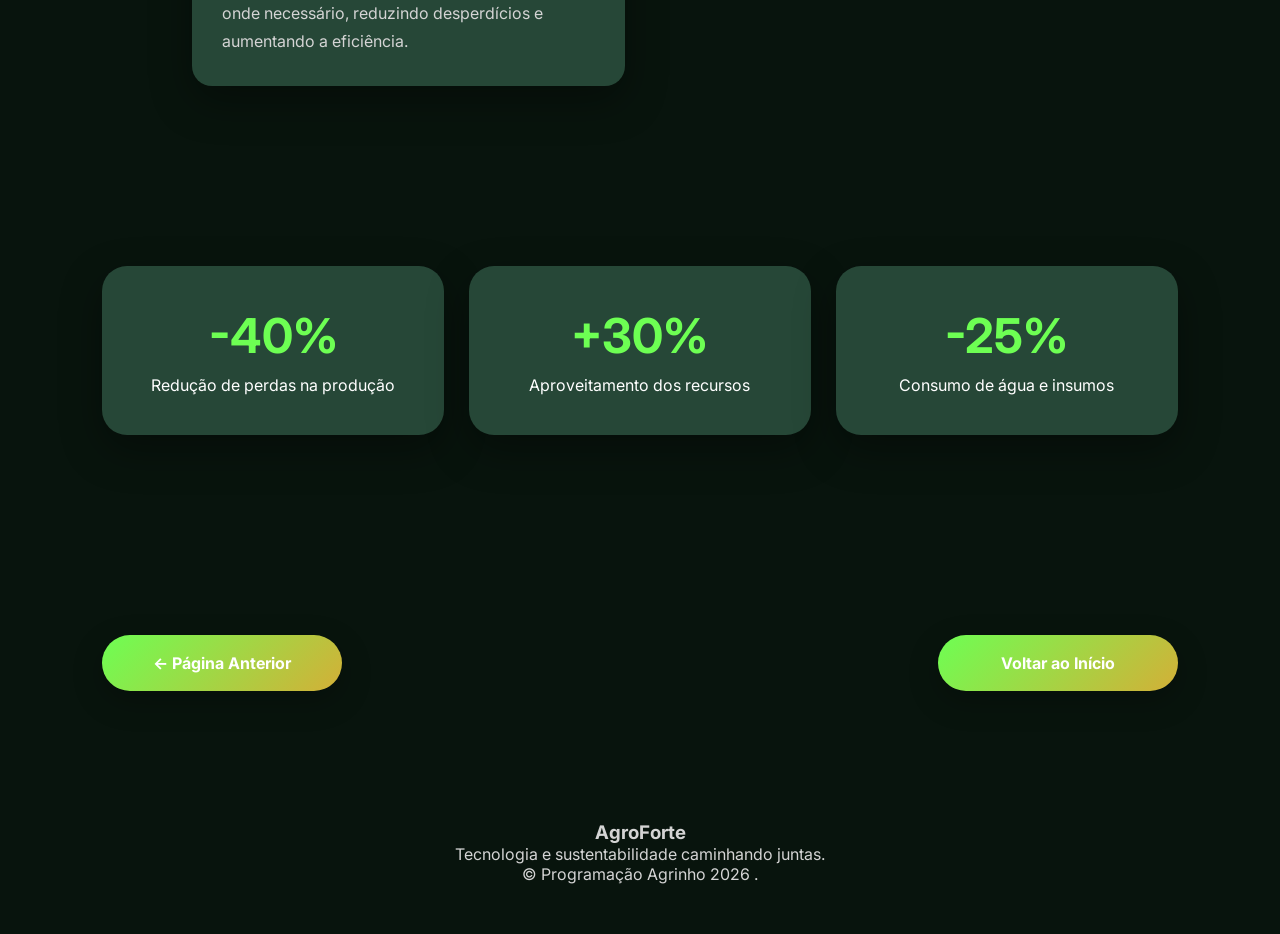
<file: solucoes/reducao-desperdicio.html>
<!DOCTYPE html>
<html lang="pt-BR">

<head>
    <meta charset="UTF-8">
    <meta name="viewport" content="width=device-width, initial-scale=1.0">
    <title>Nome da Página | AgroForte</title>

    <link rel="stylesheet" href="../style.css">

    <link href="https://fonts.googleapis.com/css2?family=Inter:wght@300;400;500;600;700;800&display=swap"
        rel="stylesheet">
</head>

<body>

    <header>
        <div class="logo">
            <div class="leaf">🌿</div>
            <h2>AgroForte</h2>
        </div>

        <nav>
            <a href="../index.html">Início</a>
        </nav>

        <button id="themeToggle">☾</button>

        </div>

    </header>

    <section class="hero-page">

        <img src="../images/reducao-desperdicio.png" class="hero-bg">
        <div class="overlay"></div>

        <div class="hero-content">

            <span class="badge">REDUÇÃO DE DESPERDÍCIO</span>

            <h1>Produzir mais com menos</h1>

            <p>
                Tecnologias modernas evitam perdas durante a produção agrícola.
            </p>

        </div>

    </section>

    <section class="content-page">

        <h2>O que é?</h2>

        <p>
            A redução de desperdício consiste no uso de tecnologias e boas práticas para
            diminuir perdas durante o plantio, colheita, armazenamento e transporte dos
            alimentos. Com sensores, inteligência artificial e monitoramento em tempo real,
            é possível utilizar recursos de forma mais eficiente e produzir mais com menos.
        </p>

        <h2>Benefícios</h2>

        <ul>
            <li>Redução das perdas na produção agrícola</li>
            <li>Economia de água, energia e insumos</li>
            <li>Maior aproveitamento das colheitas</li>
            <li>Diminuição dos custos de produção</li>
            <li>Menor impacto ambiental</li>
        </ul>

        <h2>Tecnologias Utilizadas</h2>

        <div class="cards">

            <div class="card-info">
                <h3>📊 Inteligência Artificial</h3>
                <p>
                    Analisa dados da produção e identifica desperdícios,
                    permitindo decisões rápidas e eficientes.
                </p>
            </div>

            <div class="card-info">
                <h3>📡 Sensores Inteligentes</h3>
                <p>
                    Monitoram umidade, temperatura e armazenamento,
                    evitando perdas por condições inadequadas.
                </p>
            </div>

            <div class="card-info">
                <h3>🚜 Agricultura de Precisão</h3>
                <p>
                    Aplica água, fertilizantes e defensivos apenas onde necessário,
                    reduzindo desperdícios e aumentando a eficiência.
                </p>
            </div>


        </div>

    </section>
    <section class="stats">

        <div class="stat-card">
            <h3>-40%</h3>
            <p>Redução de perdas na produção</p>
        </div>

        <div class="stat-card">
            <h3>+30%</h3>
            <p>Aproveitamento dos recursos</p>
        </div>

        <div class="stat-card">
            <h3>-25%</h3>
            <p>Consumo de água e insumos</p>
        </div>
    </section>

    <section class="page-navigation">

        <a href="maquinas-eletricas.html" class="nav-button">
            ← Página Anterior
        </a>

        <a href="../index.html" class="nav-button">
            Voltar ao Início
        </a>

    </section>
    <footer>

        <h3>AgroForte</h3>

        <p>
            Tecnologia e sustentabilidade caminhando juntas.
        </p>

        <p>
            © Programação Agrinho 2026 .
        </p>

    </footer>
    <script src="../main.js"></script>

</body>

</html>
</file>
<file: style.css>
/* =========================
   RESET
========================= */

* {
    margin: 0;
    padding: 0;
    box-sizing: border-box;
    font-family: 'Inter', sans-serif;
}

html {
    scroll-behavior: smooth;
}

/* =========================
   TEMA
========================= */

:root {

    --bg: #08140d;
    --bg-secondary: #102117;

    --card-bg: rgb(38, 71, 55);

    --text: #ffffff;
    --text-secondary: #d4d4d4;

    --accent: #6DFF53;
    --gold: #D4AF37;

    --header-bg: rgba(0, 0, 0, .25);

    --border: rgba(255, 255, 255, .15);

    --shadow: 0 15px 40px rgba(0, 0, 0, .35);

    --glass: rgba(255, 255, 255, .08);
}

body.light {

    --bg: #f3f7f1;
    --bg-secondary: #ffffff;

    --card-bg: rgba(255, 255, 255, .75);

    --text: #111111;
    --text-secondary: #555555;

    --accent: #2E7D32;
    --gold: #C69214;

    --header-bg: rgba(255, 255, 255, .75);

    --border: rgba(0, 0, 0, .08);

    --shadow: 0 10px 30px rgba(0, 0, 0, .08);

    --glass: rgba(255, 255, 255, .75);
}

/* =========================
   BODY
========================= */

body {
    background: var(--bg);
    color: var(--text);
    transition: .4s ease;
    overflow-x: hidden;
}

/* =========================
   HEADER
========================= */

header {

    position: fixed;

    top: 0;
    left: 0;

    width: 100%;

    display: flex;

    justify-content: space-between;

    align-items: center;

    padding: 20px 50px;

    background: var(--header-bg);

    backdrop-filter: blur(20px);

    border-bottom: 1px solid var(--border);

    z-index: 999;
}

.logo {
    display: flex;
    align-items: center;
    gap: 12px;
}

.leaf {
    font-size: 34px;
    display: flex;
    align-items: center;
    justify-content: center;
}

.circle {
    width: 36px;
    height: 36px;
    border-radius: 50%;
    background: var(--accent);
}

nav {
    display: flex;
    justify-content: center;
    align-items: center;
    gap: 35px;
}

nav a {
    color: var(--text);
    text-decoration: none;
    font-weight: 500;
    transition: .3s;
}

nav a:hover {
    color: var(--accent);
}

#themeToggle {
    width: 45px;
    height: 45px;

    border-radius: 50%;
    border: 1px solid rgba(255, 255, 255, .15);

    background: transparent;
    color: var(--text);

    cursor: pointer;
    font-size: 20px;

    transition: .3s;
}

#themeToggle:hover {
    transform: rotate(20deg);
}

/* =========================
   HERO
========================= */

.hero {
    position: relative;
    height: 100vh;

    display: flex;
    justify-content: center;
    align-items: center;

    overflow: hidden;
}

.hero-image {
    position: absolute;
    inset: 0;

    width: 100%;
    height: 100%;

    object-fit: cover;

    z-index: 0;
}

.overlay {
    position: absolute;
    inset: 0;

    background:
        linear-gradient(rgba(0, 0, 0, .65),
            rgba(0, 0, 0, .8));

    z-index: 1;
}

.hero-content {
    position: relative;
    z-index: 2;

    text-align: center;

    max-width: 900px;

    padding: 20px;
}

.badge {
    display: inline-block;

    border: 1px solid var(--accent);

    padding: 10px 25px;

    border-radius: 999px;

    color: var(--accent);

    font-size: 13px;
    letter-spacing: 2px;
}

.hero h1 {
    margin-top: 25px;

    font-size: clamp(3rem, 7vw, 6rem);

    line-height: 1.05;
}

.hero h1 span {
    color: var(--accent);
}

.hero p {
    margin-top: 25px;

    color: var(--text-secondary);

    font-size: 20px;
    line-height: 1.8;
}

.buttons {
    margin-top: 40px;

    display: flex;
    justify-content: center;
    gap: 20px;
    flex-wrap: wrap;
}

.btn-primary {
    padding: 16px 35px;

    border: none;
    border-radius: 999px;

    background: var(--accent);

    font-weight: 700;
    cursor: pointer;

    transition: .3s;
}

.btn-primary:hover {
    transform: translateY(-3px);
}

.btn-secondary {
    padding: 16px 35px;
    border-radius: 999px;

    background: rgba(255, 255, 255, .15);

    border: 2px solid #ffffff;

    color: #ffffff;

    cursor: pointer;

    backdrop-filter: blur(10px);

    transition: .3s;
}

.btn-secondary:hover {
    background: rgba(255, 255, 255, .25);
    transform: translateY(-3px);
}

/* =========================
   SECTIONS
========================= */

.section {
    padding: 120px 8%;
}

.section-label {
    color: var(--accent);

    letter-spacing: 5px;

    font-size: 12px;
    font-weight: 600;
}

.section h2 {
    margin-top: 15px;

    font-size: clamp(2rem, 5vw, 4rem);

    max-width: 800px;
}

.section p {
    margin-top: 20px;

    color: var(--text-secondary);

    line-height: 1.8;
}

/* =========================
   CARDS
========================= */

.cards {
    margin-top: 60px;

    display: grid;

    grid-template-columns:
        repeat(auto-fit, minmax(280px, 1fr));

    gap: 30px;

    align-items: stretch;
}

.card {

    position: relative;

    height: 450px;

    border-radius: 30px;

    overflow: hidden;

    cursor: pointer;

    background: var(--glass);

    backdrop-filter: blur(20px);

    border: 1px solid var(--border);

    box-shadow: var(--shadow);

    transition: .4s;
}

.card img {
    width: 100%;
    height: 100%;
    object-fit: cover;

    transition: .5s;
}

.card:hover img {
    transform: scale(1.08);
}

.card::after {
    content: "";

    position: absolute;
    inset: 0;

    background:
        linear-gradient(to top,
            rgba(0, 0, 0, .9),
            transparent);
}

.content {
    position: absolute;

    left: 30px;
    bottom: 30px;

    z-index: 2;
}

.content h3 {
    font-size: 2rem;
    color: #927aff;
}

.small {
    height: 380px;
}

/* =========================
   TIMELINE
========================= */

.timeline-section {
    padding: 120px 8%;
    text-align: center;
}

.timeline-section h2 {
    margin-top: 20px;
    margin-bottom: 50px;
    font-size: clamp(2rem, 5vw, 4rem);
}

.carousel {
    position: relative;
    max-width: 950px;
    margin: auto;
}

.slide {
    display: none;
    position: relative;
}

.slide.active {
    display: block;
}

.slide img {
    width: 100%;
    height: 550px;

    object-fit: cover;

    border-radius: 30px;
}

.slide-content {
    position: absolute;
    left: 40px;
    bottom: 40px;
    text-align: left;
}

.slide-content h3{
    font-size: 3rem;
    color: #ffffff;
}

.slide-content p{
    color: rgba(255,255,255,0.9);
}

/* =========================
   FOOTER
========================= */

footer {
    text-align: center;

    padding: 50px;

    color: var(--text-secondary);
}

/* =========================
   RESPONSIVO
========================= */

@media(max-width:900px) {

    header {
        padding: 20px;
    }

    nav {
        gap: 15px;
    }

    .hero h1 {
        font-size: 3rem;
    }

    .section {
        padding: 80px 25px;
    }

    .card {
        height: 350px;
    }

    .slide img {
        height: 350px;
    }

    .slide-content h3 {
        font-size: 2rem;
    }
}

@media(max-width:600px) {

    header {
        flex-direction: column;
        gap: 15px;
    }

    nav {
        flex-wrap: wrap;
        justify-content: center;
    }

    .buttons {
        flex-direction: column;
    }

    .btn-primary,
    .btn-secondary {
        width: 100%;
    }
}

.hero-page {
    height: 70vh;

    background-size: cover;
    background-position: center;

    display: flex;
    justify-content: center;
    align-items: center;

    position: relative;
}

.content-page {
    padding: 100px 10%;
}

.content-page h2 {
    margin-top: 40px;
    margin-bottom: 20px;
}

.content-page p,
.content-page li {
    line-height: 1.8;
}

.card-info {
    background: var(--card-bg);

    padding: 30px;

    border-radius: 20px;

    box-shadow: var(--shadow);
}

.hero-page {
    height: 70vh;
    display: flex;
    justify-content: center;
    align-items: center;
    position: relative;
    text-align: center;
    padding: 20px;
}

.content-page {
    padding: 100px 8%;
}

.content-page h2 {
    margin: 40px 0 20px;
}

.content-page p,
.content-page li {
    line-height: 1.8;
}

.card-info {
    background: var(--card-bg);
    padding: 30px;
    border-radius: 20px;
    box-shadow: var(--shadow);
}

.card-info h3 {
    margin-bottom: 10px;
}

.stats {
    display: grid;
    grid-template-columns: repeat(auto-fit, minmax(250px, 1fr));
    gap: 25px;
    padding: 80px 8%;
}

.stat-card {
    background: var(--card-bg);
    padding: 40px;
    border-radius: 25px;
    text-align: center;
    box-shadow: var(--shadow);
    transition: .4s;
}

.stat-card:hover {
    transform: translateY(-8px);
}

.stat-card h3 {
    font-size: 3rem;
    color: var(--accent);
}

.stat-card p {
    margin-top: 10px;
}

.page-navigation {
    display: flex;
    justify-content: space-between;
    padding: 80px 8%;
}

.nav-button {
    background: var(--accent);
    color: white;
    text-decoration: none;
    padding: 15px 30px;
    border-radius: 999px;
    transition: .3s;
}

.nav-button:hover {
    transform: translateY(-3px);
}

.menu-toggle {
    display: none;
}

@media(max-width:768px) {

    .menu-toggle {
        display: block;
        background: none;
        border: none;
        color: var(--text);
        font-size: 2rem;
        cursor: pointer;
    }

    nav {
        display: none;
        position: absolute;
        top: 100%;
        left: 0;
        width: 100%;
        background: var(--bg-secondary);
        flex-direction: column;
        padding: 20px;
    }

    nav.active {
        display: flex;
    }
}

.page-navigation {
    display: flex;
    justify-content: flex-end;
    padding: 80px 8%;
}

.nav-button {
    background: var(--accent);
    color: white;
    text-decoration: none;
    padding: 15px 30px;
    border-radius: 999px;
    transition: .3s;
    font-weight: 600;
}

.nav-button:hover {
    transform: translateY(-3px);
}

.page-navigation {
    display: flex;
    justify-content: space-between;
    align-items: center;
    padding: 80px 8%;
}

.nav-button {
    background: var(--accent);
    color: white;
    text-decoration: none;
    padding: 15px 30px;
    border-radius: 999px;
    font-weight: 600;
    transition: .3s;
}

.nav-button:hover {
    transform: translateY(-3px);
}

.hero-page {
    height: 70vh;

    position: relative;

    display: flex;
    align-items: center;
    justify-content: center;

    text-align: center;

    background-size: cover;
    background-position: center;
    background-repeat: no-repeat;

    overflow: hidden;
}

.stats {

    padding: 80px 8%;

    display: grid;

    grid-template-columns:
        repeat(auto-fit, minmax(250px, 1fr));

    gap: 25px;
}

.stat-card {

    background: var(--card-bg);

    padding: 40px;

    border-radius: 25px;

    text-align: center;

    box-shadow: var(--shadow);

    transition: .4s;
}

.stat-card:hover {

    transform: translateY(-8px);

}

.stat-card h3 {

    font-size: 3rem;

    color: var(--accent);

    margin-bottom: 10px;
}

.content-page {

    padding: 100px 8%;

    max-width: 1100px;

    margin: auto;
}

.content-page h2 {

    margin-top: 40px;

    margin-bottom: 20px;

    font-size: 2rem;
}

.content-page p,
.content-page li {

    line-height: 1.8;

    color: var(--text-secondary);
}

.content-page ul {

    margin-left: 25px;
}

.gallery {

    padding: 80px 8%;

    display: grid;

    grid-template-columns:
        repeat(auto-fit, minmax(300px, 1fr));

    gap: 25px;
}

.gallery img {

    width: 100%;
    height: 320px;

    object-fit: cover;

    border-radius: 25px;

    transition: .4s;
}

.gallery img:hover {

    transform: scale(1.05);
}

/* ===================================
   NAVEGAÇÃO ENTRE PÁGINAS
=================================== */

.page-navigation {
    width: 100%;

    display: flex;

    align-items: center;

    justify-content: space-between;

    gap: 30px;

    padding: 80px 8%;

    margin-top: 40px;
}

/* Apenas um botão à direita */
.page-navigation.single-right {
    justify-content: flex-end;
}

/* Apenas um botão à esquerda */
.page-navigation.single-left {
    justify-content: flex-start;
}

.nav-button {

    display: inline-flex;

    align-items: center;

    justify-content: center;

    min-width: 240px;

    padding: 18px 35px;

    border-radius: 999px;

    text-decoration: none;

    font-weight: 700;

    color: #fff;

    background: linear-gradient(135deg,
            var(--accent),
            var(--gold));

    box-shadow:
        0 10px 30px rgba(0, 0, 0, .25);

    transition: .3s;
}

.nav-button:hover {

    transform:
        translateY(-5px) scale(1.03);
}

/* MOBILE */

@media(max-width:768px) {

    .page-navigation {

        flex-direction: column;

        align-items: stretch;

        gap: 20px;
    }

    .nav-button {

        width: 100%;

        min-width: auto;
    }
}

/* HERO SEMPRE COM TEXTO CLARO */

.hero,
.hero-page {
    color: #fff;
}

.hero h1,
.hero-page h1 {
    color: #fff !important;
}

.hero p,
.hero-page p {
    color: rgba(255, 255, 255, .9) !important;
}

.hero .badge,
.hero-page .badge {
    color: var(--accent);
}

.hero-bg {
    position: absolute;
    top: 0;
    left: 0;

    width: 100%;
    height: 100%;

    object-fit: cover;

    z-index: 0;
}
</file>
